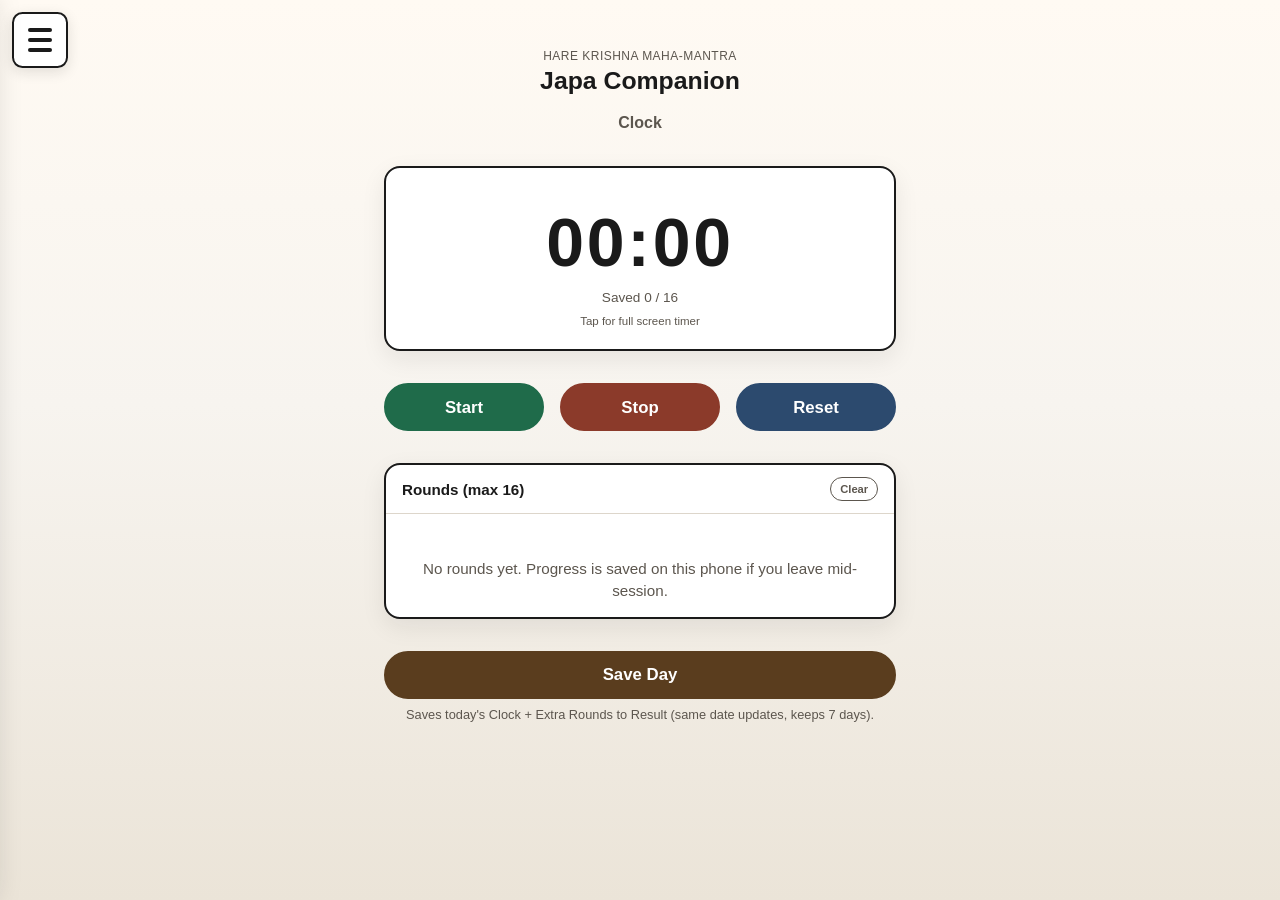
<file: index.html>
<!DOCTYPE html>
<html lang="en">
  <head>
    <meta charset="UTF-8" />
    <meta
      name="viewport"
      content="width=device-width, initial-scale=1, maximum-scale=1, user-scalable=no, viewport-fit=cover"
    />
    <meta
      name="description"
      content="Japa stopwatch and inspirational readings for Hare Krishna maha-mantra chanting"
    />
    <title>Japa Companion</title>
    <link rel="stylesheet" href="css/base.css?v=4" />
    <link rel="stylesheet" href="css/layout.css?v=5" />
    <link rel="stylesheet" href="css/components.css?v=3" />
    <link rel="stylesheet" href="css/tabs.css?v=5" />
    <link rel="stylesheet" href="css/boxes.css?v=3" />
    <link rel="stylesheet" href="css/read.css?v=5" />
    <link rel="stylesheet" href="css/photos.css?v=3" />
    <link rel="stylesheet" href="css/results.css?v=7" />
    <link rel="stylesheet" href="css/book-reading.css?v=4" />
    <link rel="stylesheet" href="css/hearing.css?v=4" />
    <link rel="stylesheet" href="css/personalities.css?v=1" />
    <link rel="stylesheet" href="css/digital-counter.css?v=2" />
    <link rel="stylesheet" href="css/todo.css?v=4" />
    <link rel="stylesheet" href="css/progress.css?v=1" />
    <link rel="stylesheet" href="css/expense.css?v=1" />
    <link rel="stylesheet" href="css/health.css?v=1" />
    <link rel="stylesheet" href="css/skill.css?v=1" />
    <link rel="stylesheet" href="css/gift.css?v=1" />
    <link rel="stylesheet" href="css/sloka.css?v=2" />
    <link rel="stylesheet" href="css/prayer.css?v=1" />
    <link rel="stylesheet" href="css/vaishnava-song.css?v=1" />
    <link rel="stylesheet" href="css/financial.css?v=5" />
    <link rel="stylesheet" href="css/financial-education.css?v=1" />
    <link rel="stylesheet" href="css/finance-calculators.css?v=1" />
  </head>
  <body>
    <main class="app">
      <header class="app__header">
        <div class="app__topbar">
          <span class="menu-toggle-slot" aria-hidden="true"></span>
          <button
            type="button"
            id="menu-toggle"
            class="menu-toggle"
            aria-label="Open menu"
            aria-controls="app-menu"
            aria-expanded="false"
          >
            <span class="menu-toggle__bar" aria-hidden="true"></span>
            <span class="menu-toggle__bar" aria-hidden="true"></span>
            <span class="menu-toggle__bar" aria-hidden="true"></span>
          </button>
          <div class="app__brand">
            <p class="app__mantra">Hare Krishna Maha-Mantra</p>
            <h1 class="app__title">Japa Companion</h1>
          </div>
        </div>
        <p id="section-label" class="app__section-label">Clock</p>
      </header>

      <section
        id="panel-digital"
        class="tab-panel"
        role="tabpanel"
        aria-labelledby="tab-digital"
        hidden
      >
        <div class="digital-counter">
          <div class="digital-bead-wrap">
            <button
              type="button"
              id="digital-bead"
              class="digital-bead"
              aria-label="Count one mantra bead"
            >
              <span id="digital-bead-value" class="digital-bead__value">0</span>
            </button>
          </div>

          <section
            id="digital-timer-panel"
            class="digital-timer-panel is-tappable"
            aria-label="Digital counter timer. Tap to open full screen."
            tabindex="0"
          >
            <div
              id="digital-timer-display"
              class="digital-timer-display"
              role="timer"
              aria-live="polite"
              aria-atomic="true"
            >
              00:00
            </div>
            <p
              id="digital-round-progress"
              class="digital-round-progress"
              aria-live="polite"
            >
              0 / 16 complete
            </p>
            <p class="digital-timer-panel__tap-hint">Tap for full screen</p>
          </section>

          <p class="digital-help">
            Tap the circle for each mantra (108 = 1 round). Timer starts on
            first tap or Start.
          </p>

          <section class="controls" aria-label="Digital counter controls">
            <button
              type="button"
              id="btn-digital-start"
              class="btn btn--start"
              aria-label="Start digital counter timer"
            >
              Start
            </button>
            <button
              type="button"
              id="btn-digital-stop"
              class="btn btn--stop"
              aria-label="Pause digital counter timer"
            >
              Stop
            </button>
            <button
              type="button"
              id="btn-digital-reset"
              class="btn btn--reset"
              aria-label="Reset bead count and timer"
            >
              Reset
            </button>
          </section>

          <section
            class="rounds-panel"
            aria-label="Digital counter rounds"
          >
            <div class="rounds-panel__top">
              <h2 class="rounds-panel__heading">Rounds (max 16)</h2>
              <button
                type="button"
                id="btn-digital-clear"
                class="btn-clear-session"
                aria-label="Clear digital counter session"
              >
                Clear
              </button>
            </div>
            <ul id="digital-rounds-list" class="rounds-list"></ul>
            <p id="digital-rounds-empty" class="rounds-empty">
              No rounds yet. Complete 108 taps to save a round.
            </p>
          </section>

          <button
            type="button"
            id="btn-digital-save-day"
            class="btn btn--save-day"
            aria-label="Save digital counter rounds to Result"
          >
            Save Day
          </button>
        </div>
      </section>

      <section
        id="panel-clock"
        class="tab-panel is-active"
        role="tabpanel"
        aria-labelledby="tab-clock"
      >
        <section
          id="timer-panel"
          class="timer-panel is-tappable"
          aria-label="Stopwatch. Tap to open full screen timer."
          tabindex="0"
        >
          <div
            id="timer-display"
            class="timer-display"
            role="timer"
            aria-live="polite"
            aria-atomic="true"
          >
            00:00
          </div>
          <p id="round-progress" class="round-progress" aria-live="polite">
            Saved 0 / 16
          </p>
          <p class="timer-panel__tap-hint">Tap for full screen timer</p>
        </section>

        <section class="controls" aria-label="Timer controls">
          <button
            type="button"
            id="btn-start"
            class="btn btn--start"
            aria-label="Start stopwatch"
          >
            Start
          </button>
          <button
            type="button"
            id="btn-stop"
            class="btn btn--stop"
            aria-label="Stop stopwatch"
          >
            Stop
          </button>
          <button
            type="button"
            id="btn-reset"
            class="btn btn--reset"
            aria-label="Save round and start next round"
          >
            Reset
          </button>
        </section>

        <section
          id="rounds-panel"
          class="rounds-panel is-tappable"
          aria-label="Chanting rounds. Tap to open full screen timer."
          tabindex="0"
        >
          <div class="rounds-panel__top">
            <h2 class="rounds-panel__heading">Rounds (max 16)</h2>
            <button
              type="button"
              id="btn-clear-session"
              class="btn-clear-session"
              aria-label="Clear saved session and start fresh"
            >
              Clear
            </button>
          </div>
          <ul id="rounds-list" class="rounds-list"></ul>
          <p id="rounds-empty" class="rounds-empty">
            No rounds yet. Progress is saved on this phone if you leave
            mid-session.
          </p>
        </section>

        <div class="clock-save-wrap">
          <button
            type="button"
            id="btn-save-day"
            class="btn btn--save-day"
            aria-label="Save today's rounds to Result tab"
          >
            Save Day
          </button>
          <p class="clock-save-note">
            Saves today's Clock + Extra Rounds to Result (same date updates, keeps
            7 days).
          </p>
        </div>
      </section>

      <section
        id="panel-extra"
        class="tab-panel"
        role="tabpanel"
        aria-labelledby="tab-extra"
        hidden
      >
        <section
          id="extra-timer-panel"
          class="timer-panel is-tappable"
          aria-label="Extra rounds stopwatch. Tap for full screen."
          tabindex="0"
        >
          <div
            id="extra-timer-display"
            class="timer-display"
            role="timer"
            aria-live="polite"
            aria-atomic="true"
          >
            00:00
          </div>
          <p id="extra-round-progress" class="round-progress" aria-live="polite">
            Extra rounds: 0
          </p>
          <p class="timer-panel__tap-hint">Tap for full screen · from Round 17+</p>
        </section>

        <section class="controls" aria-label="Extra timer controls">
          <button
            type="button"
            id="btn-extra-start"
            class="btn btn--start"
            aria-label="Start extra stopwatch"
          >
            Start
          </button>
          <button
            type="button"
            id="btn-extra-stop"
            class="btn btn--stop"
            aria-label="Stop extra stopwatch"
          >
            Stop
          </button>
          <button
            type="button"
            id="btn-extra-reset"
            class="btn btn--reset"
            aria-label="Save extra round and start next"
          >
            Reset
          </button>
        </section>

        <section
          id="extra-rounds-panel"
          class="rounds-panel is-tappable"
          aria-label="Extra rounds list. Tap for full screen timer."
          tabindex="0"
        >
          <div class="rounds-panel__top">
            <h2 class="rounds-panel__heading">Extra rounds (17+)</h2>
            <button
              type="button"
              id="btn-extra-clear"
              class="btn-clear-session"
              aria-label="Clear extra rounds session"
            >
              Clear
            </button>
          </div>
          <ul id="extra-rounds-list" class="rounds-list"></ul>
          <p id="extra-rounds-empty" class="rounds-empty">
            No extra rounds yet. Use this after finishing 16 on Clock.
          </p>
        </section>

        <div class="clock-save-wrap">
          <button
            type="button"
            id="btn-extra-save-day"
            class="btn btn--save-day"
            aria-label="Save today's Clock and Extra rounds to Result"
          >
            Save Day
          </button>
          <p class="clock-save-note">
            Saves Clock rounds (1–16) and Extra rounds (17+) together for today.
          </p>
        </div>
      </section>

      <section
        id="panel-result"
        class="tab-panel"
        role="tabpanel"
        aria-labelledby="tab-result"
        hidden
      >
        <p class="result-help">
          Last 7 days of saved chanting. Oldest day drops when an 8th day is
          saved.
        </p>
        <div id="result-root" class="result-root"></div>
      </section>

      <section
        id="panel-todo"
        class="tab-panel"
        role="tabpanel"
        aria-labelledby="tab-todo"
        hidden
      >
        <div id="todo-root" class="todo-root"></div>
      </section>

      <section
        id="panel-progress"
        class="tab-panel"
        role="tabpanel"
        aria-labelledby="tab-progress"
        hidden
      >
        <div id="progress-root" class="progress-root"></div>
      </section>

      <section
        id="panel-read"
        class="tab-panel"
        role="tabpanel"
        aria-labelledby="tab-read"
        hidden
      >
        <p class="read-help">Tap a box to read it full screen.</p>
        <div id="read-root" class="read-root"></div>
      </section>

      <section
        id="panel-mm"
        class="tab-panel"
        role="tabpanel"
        aria-labelledby="tab-mm"
        hidden
      >
        <p class="read-help">Tap English or Hindi to chant full screen.</p>
        <div id="mm-root" class="mm-root boxes-grid boxes-grid--mm"></div>
      </section>

      <section
        id="panel-photos"
        class="tab-panel"
        role="tabpanel"
        aria-labelledby="tab-photos"
        hidden
      >
        <p class="photo-help">
          Tap a photo to open. Pinch to zoom, drag to move when zoomed, or
          double-tap / use + −.
        </p>
        <div
          id="photos-root"
          class="photo-root boxes-grid boxes-grid--photos"
        ></div>
      </section>

      <section
        id="panel-books"
        class="tab-panel"
        role="tabpanel"
        aria-labelledby="tab-books"
        hidden
      >
        <div id="books-root" class="books-root"></div>
      </section>

      <section
        id="panel-hearing"
        class="tab-panel"
        role="tabpanel"
        aria-labelledby="tab-hearing"
        hidden
      >
        <div id="hearing-root" class="hearing-root"></div>
      </section>

      <section
        id="panel-expense"
        class="tab-panel"
        role="tabpanel"
        aria-labelledby="tab-expense"
        hidden
      >
        <div id="expense-root" class="expense-root"></div>
      </section>

      <section
        id="panel-personalities"
        class="tab-panel"
        role="tabpanel"
        aria-labelledby="tab-personalities"
        hidden
      >
        <div id="personalities-root" class="personalities-root"></div>
      </section>

      <section
        id="panel-health"
        class="tab-panel"
        role="tabpanel"
        aria-labelledby="tab-health"
        hidden
      >
        <div id="health-root" class="health-root"></div>
      </section>

      <section
        id="panel-skills"
        class="tab-panel"
        role="tabpanel"
        aria-labelledby="tab-skills"
        hidden
      >
        <div id="skills-root" class="skills-root"></div>
      </section>

      <section
        id="panel-gift"
        class="tab-panel"
        role="tabpanel"
        aria-labelledby="tab-gift"
        hidden
      >
        <div id="gift-root" class="gift-root"></div>
      </section>

      <section
        id="panel-slokas"
        class="tab-panel"
        role="tabpanel"
        aria-labelledby="tab-slokas"
        hidden
      >
        <div id="slokas-root" class="slokas-root"></div>
      </section>

      <section
        id="panel-prayer"
        class="tab-panel"
        role="tabpanel"
        aria-labelledby="tab-prayer"
        hidden
      >
        <div id="prayer-root" class="prayer-root"></div>
      </section>

      <section
        id="panel-vaishnava-songs"
        class="tab-panel"
        role="tabpanel"
        aria-labelledby="tab-vaishnava-songs"
        hidden
      >
        <div id="vaishnava-songs-root" class="vaishnava-songs-root"></div>
      </section>

      <section
        id="panel-financial"
        class="tab-panel"
        role="tabpanel"
        aria-labelledby="tab-financial"
        hidden
      >
        <div id="financial-root" class="financial-root"></div>
      </section>
    </main>

    <div id="menu-backdrop" class="menu-backdrop" aria-hidden="true"></div>
    <nav id="app-menu" class="app-menu" aria-label="Main sections">
      <div class="app-menu__head">
        <h2 class="app-menu__title">Menu</h2>
        <button
          type="button"
          id="menu-close"
          class="app-menu__close"
          aria-label="Close menu"
        >
          Close
        </button>
      </div>
      <ul class="app-menu__list" role="tablist">
        <li>
          <button
            type="button"
            class="app-menu__item"
            role="tab"
            id="tab-digital"
            aria-controls="panel-digital"
            aria-selected="false"
            data-tab="digital"
          >
            Digital Counter
          </button>
        </li>
        <li>
          <button
            type="button"
            class="app-menu__item is-active"
            role="tab"
            id="tab-clock"
            aria-controls="panel-clock"
            aria-selected="true"
            data-tab="clock"
          >
            Clock
          </button>
        </li>
        <li>
          <button
            type="button"
            class="app-menu__item"
            role="tab"
            id="tab-extra"
            aria-controls="panel-extra"
            aria-selected="false"
            data-tab="extra"
          >
            Extra Rounds
          </button>
        </li>
        <li>
          <button
            type="button"
            class="app-menu__item"
            role="tab"
            id="tab-photos"
            aria-controls="panel-photos"
            aria-selected="false"
            data-tab="photos"
          >
            Photos
          </button>
        </li>
        <li>
          <button
            type="button"
            class="app-menu__item"
            role="tab"
            id="tab-mm"
            aria-controls="panel-mm"
            aria-selected="false"
            data-tab="mm"
          >
            Hare Krsna MM
          </button>
        </li>
        <li>
          <button
            type="button"
            class="app-menu__item"
            role="tab"
            id="tab-read"
            aria-controls="panel-read"
            aria-selected="false"
            data-tab="read"
          >
            Read this
          </button>
        </li>
        <li>
          <button
            type="button"
            class="app-menu__item"
            role="tab"
            id="tab-result"
            aria-controls="panel-result"
            aria-selected="false"
            data-tab="result"
          >
            Result
          </button>
        </li>
        <li>
          <button
            type="button"
            class="app-menu__item"
            role="tab"
            id="tab-books"
            aria-controls="panel-books"
            aria-selected="false"
            data-tab="books"
          >
            Book Reading
          </button>
        </li>
        <li>
          <button
            type="button"
            class="app-menu__item"
            role="tab"
            id="tab-hearing"
            aria-controls="panel-hearing"
            aria-selected="false"
            data-tab="hearing"
          >
            Hearing
          </button>
        </li>
        <li>
          <button
            type="button"
            class="app-menu__item"
            role="tab"
            id="tab-todo"
            aria-controls="panel-todo"
            aria-selected="false"
            data-tab="todo"
          >
            To Do List
          </button>
        </li>
        <li>
          <button
            type="button"
            class="app-menu__item"
            role="tab"
            id="tab-progress"
            aria-controls="panel-progress"
            aria-selected="false"
            data-tab="progress"
          >
            My Progress
          </button>
        </li>
        <li>
          <button
            type="button"
            class="app-menu__item"
            role="tab"
            id="tab-personalities"
            aria-controls="panel-personalities"
            aria-selected="false"
            data-tab="personalities"
          >
            Personalities
          </button>
        </li>
        <li>
          <button
            type="button"
            class="app-menu__item"
            role="tab"
            id="tab-expense"
            aria-controls="panel-expense"
            aria-selected="false"
            data-tab="expense"
          >
            Expense Manager
          </button>
        </li>
        <li>
          <button
            type="button"
            class="app-menu__item"
            role="tab"
            id="tab-financial"
            aria-controls="panel-financial"
            aria-selected="false"
            data-tab="financial"
          >
            Financial
          </button>
        </li>
        <li>
          <button
            type="button"
            class="app-menu__item"
            role="tab"
            id="tab-health"
            aria-controls="panel-health"
            aria-selected="false"
            data-tab="health"
          >
            Health
          </button>
        </li>
        <li>
          <button
            type="button"
            class="app-menu__item"
            role="tab"
            id="tab-skills"
            aria-controls="panel-skills"
            aria-selected="false"
            data-tab="skills"
          >
            Skills
          </button>
        </li>
        <li>
          <button
            type="button"
            class="app-menu__item"
            role="tab"
            id="tab-gift"
            aria-controls="panel-gift"
            aria-selected="false"
            data-tab="gift"
          >
            Gift
          </button>
        </li>
        <li>
          <button
            type="button"
            class="app-menu__item"
            role="tab"
            id="tab-slokas"
            aria-controls="panel-slokas"
            aria-selected="false"
            data-tab="slokas"
          >
            Slokas
          </button>
        </li>
        <li>
          <button
            type="button"
            class="app-menu__item"
            role="tab"
            id="tab-prayer"
            aria-controls="panel-prayer"
            aria-selected="false"
            data-tab="prayer"
          >
            Prayer
          </button>
        </li>
        <li>
          <button
            type="button"
            class="app-menu__item"
            role="tab"
            id="tab-vaishnava-songs"
            aria-controls="panel-vaishnava-songs"
            aria-selected="false"
            data-tab="vaishnava-songs"
          >
            Vaishnava Songs
          </button>
        </li>
      </ul>
    </nav>

    <div
      id="timer-fullscreen"
      class="timer-fullscreen"
      hidden
      role="dialog"
      aria-modal="true"
      aria-label="Full screen timer"
    >
      <div class="timer-fullscreen__bar">
        <button
          type="button"
          id="timer-fullscreen-close"
          class="timer-fullscreen__close"
          aria-label="Close full screen timer"
        >
          Back
        </button>
      </div>
      <div class="timer-fullscreen__body">
        <div id="timer-fullscreen-display" class="timer-fullscreen__display">
          00:00
        </div>
        <p id="timer-fullscreen-progress" class="timer-fullscreen__progress">
          Saved 0 / 16
        </p>
        <p class="timer-fullscreen__hint">Focus on the holy name</p>
        <div class="timer-fullscreen__controls">
          <button type="button" id="timer-fs-start" class="btn btn--start">
            Start
          </button>
          <button type="button" id="timer-fs-stop" class="btn btn--stop">
            Stop
          </button>
          <button type="button" id="timer-fs-reset" class="btn btn--reset">
            Reset
          </button>
        </div>
      </div>
    </div>

    <div
      id="digital-fullscreen"
      class="digital-fullscreen"
      hidden
      role="dialog"
      aria-modal="true"
      aria-label="Full screen digital counter"
    >
      <div class="digital-fullscreen__bar">
        <button
          type="button"
          id="digital-fullscreen-close"
          class="digital-fullscreen__close"
          aria-label="Close full screen digital counter"
        >
          Back
        </button>
      </div>
      <div class="digital-fullscreen__body">
        <button
          type="button"
          id="digital-fs-bead"
          class="digital-bead digital-fullscreen__bead"
          aria-label="Count one mantra bead"
        >
          <span id="digital-fs-bead-value" class="digital-bead__value">0</span>
        </button>
        <div
          id="digital-fs-timer"
          class="digital-fullscreen__timer"
          role="timer"
          aria-live="polite"
          aria-atomic="true"
        >
          00:00
        </div>
        <p
          id="digital-fs-progress"
          class="digital-fullscreen__progress"
          aria-live="polite"
        >
          0 / 16 complete
        </p>
        <p class="digital-fullscreen__help">
          Tap the circle for each mantra (108 = 1 round). Timer starts on first
          tap or Start.
        </p>
        <div class="digital-fullscreen__controls">
          <button type="button" id="digital-fs-start" class="btn btn--start">
            Start
          </button>
          <button type="button" id="digital-fs-stop" class="btn btn--stop">
            Stop
          </button>
          <button type="button" id="digital-fs-reset" class="btn btn--reset">
            Reset
          </button>
        </div>
      </div>
    </div>

    <div
      id="read-fullscreen"
      class="read-fullscreen"
      hidden
      role="dialog"
      aria-modal="true"
      aria-labelledby="read-fullscreen-title"
    >
      <div class="read-fullscreen__bar">
        <button
          type="button"
          id="read-fullscreen-close"
          class="read-fullscreen__close"
          aria-label="Close full screen reading"
        >
          Back
        </button>
      </div>
      <article class="read-fullscreen__body">
        <h2 id="read-fullscreen-title" class="read-fullscreen__title"></h2>
        <div id="read-fullscreen-content" class="read-fullscreen__content"></div>
      </article>
    </div>

    <div
      id="photo-fullscreen"
      class="photo-fullscreen"
      hidden
      role="dialog"
      aria-modal="true"
      aria-labelledby="photo-fullscreen-title"
    >
      <div class="photo-fullscreen__bar">
        <button
          type="button"
          id="photo-fullscreen-close"
          class="photo-fullscreen__close"
          aria-label="Close photo"
        >
          Back
        </button>
        <h2 id="photo-fullscreen-title" class="photo-fullscreen__title"></h2>
        <span aria-hidden="true" style="width: 4.5rem"></span>
      </div>
      <div class="photo-fullscreen__zoom" aria-label="Zoom controls">
        <button
          type="button"
          id="photo-zoom-out"
          class="photo-zoom-btn"
          aria-label="Zoom out"
        >
          −
        </button>
        <button
          type="button"
          id="photo-zoom-reset"
          class="photo-zoom-btn"
          aria-label="Reset zoom"
        >
          100%
        </button>
        <button
          type="button"
          id="photo-zoom-in"
          class="photo-zoom-btn"
          aria-label="Zoom in"
        >
          +
        </button>
      </div>
      <div id="photo-fullscreen-stage" class="photo-fullscreen__stage">
        <img id="photo-fullscreen-img" class="photo-fullscreen__img" alt="" />
      </div>
    </div>

    <script src="js/format-time.js?v=3"></script>
    <script src="js/date-utils.js?v=5"></script>
    <script src="js/stopwatch.js?v=7"></script>
    <script src="js/rounds-list.js?v=3"></script>
    <script src="js/session-store.js?v=6"></script>
    <script src="js/results-store.js?v=3"></script>
    <script src="js/digital-results-store.js?v=1"></script>
    <script src="js/digital-counter-store.js?v=1"></script>
    <script src="js/digital-counter-fullscreen.js?v=1"></script>
    <script src="js/digital-counter-panel.js?v=3"></script>
    <script src="js/quotes-data.js?v=4"></script>
    <script src="js/mantra-data.js?v=3"></script>
    <script src="js/photos-data.js?v=4"></script>
    <script src="js/read-viewer.js?v=3"></script>
    <script src="js/read-panel.js?v=4"></script>
    <script src="js/mantra-panel.js?v=3"></script>
    <script src="js/photo-viewer.js?v=3"></script>
    <script src="js/photos-panel.js?v=3"></script>
    <script src="js/book-reading-store.js?v=5"></script>
    <script src="js/book-reading-panel.js?v=4"></script>
    <script src="js/hearing-store.js?v=5"></script>
    <script src="js/hearing-panel.js?v=4"></script>
    <script src="js/personalities-store.js?v=1"></script>
    <script src="js/personalities-panel.js?v=1"></script>
    <script src="js/todo-store.js?v=3"></script>
    <script src="js/todo-panel.js?v=4"></script>
    <script src="js/progress-store.js?v=1"></script>
    <script src="js/progress-panel.js?v=3"></script>
    <script src="js/expense-store.js?v=1"></script>
    <script src="js/expense-panel.js?v=1"></script>
    <script src="js/health-store.js?v=1"></script>
    <script src="js/health-panel.js?v=1"></script>
    <script src="js/skill-store.js?v=1"></script>
    <script src="js/skill-panel.js?v=1"></script>
    <script src="js/gift-store.js?v=1"></script>
    <script src="js/gift-panel.js?v=1"></script>
    <script src="js/sloka-store.js?v=2"></script>
    <script src="js/sloka-panel.js?v=2"></script>
    <script src="js/prayer-store.js?v=1"></script>
    <script src="js/prayer-panel.js?v=1"></script>
    <script src="js/vaishnava-song-store.js?v=1"></script>
    <script src="js/vaishnava-song-panel.js?v=1"></script>
    <script src="js/financial-store.js?v=1"></script>
    <script src="js/finance-calculators/core.js?v=1"></script>
    <script src="js/finance-calculators/investment-growth.js?v=1"></script>
    <script src="js/finance-calculators/sip-mutual-funds.js?v=1"></script>
    <script src="js/finance-calculators/loans.js?v=1"></script>
    <script src="js/finance-calculators/inflation.js?v=1"></script>
    <script src="js/finance-calculators/retirement.js?v=1"></script>
    <script src="js/finance-calculators/personal-finance.js?v=1"></script>
    <script src="js/finance-calculators/stocks.js?v=1"></script>
    <script src="js/finance-calculators/property.js?v=1"></script>
    <script src="js/finance-calculators/panel.js?v=1"></script>
    <script src="js/financial-education/core.js?v=1"></script>
    <script src="js/financial-education/store.js?v=1"></script>
    <script src="js/financial-education/topics-protection.js?v=1"></script>
    <script src="js/financial-education/topics-borrowing.js?v=1"></script>
    <script src="js/financial-education/topics-investing.js?v=1"></script>
    <script src="js/financial-education/topics-spending.js?v=1"></script>
    <script src="js/financial-education/topics-planning.js?v=1"></script>
    <script src="js/financial-education/panel.js?v=1"></script>
    <script src="js/financial-panel.js?v=7"></script>
    <script src="js/results-panel.js?v=7"></script>
    <script src="js/timer-fullscreen.js?v=3"></script>
    <script src="js/tabs.js?v=18"></script>
    <script src="js/app.js?v=17"></script>
  </body>
</html>
</file>
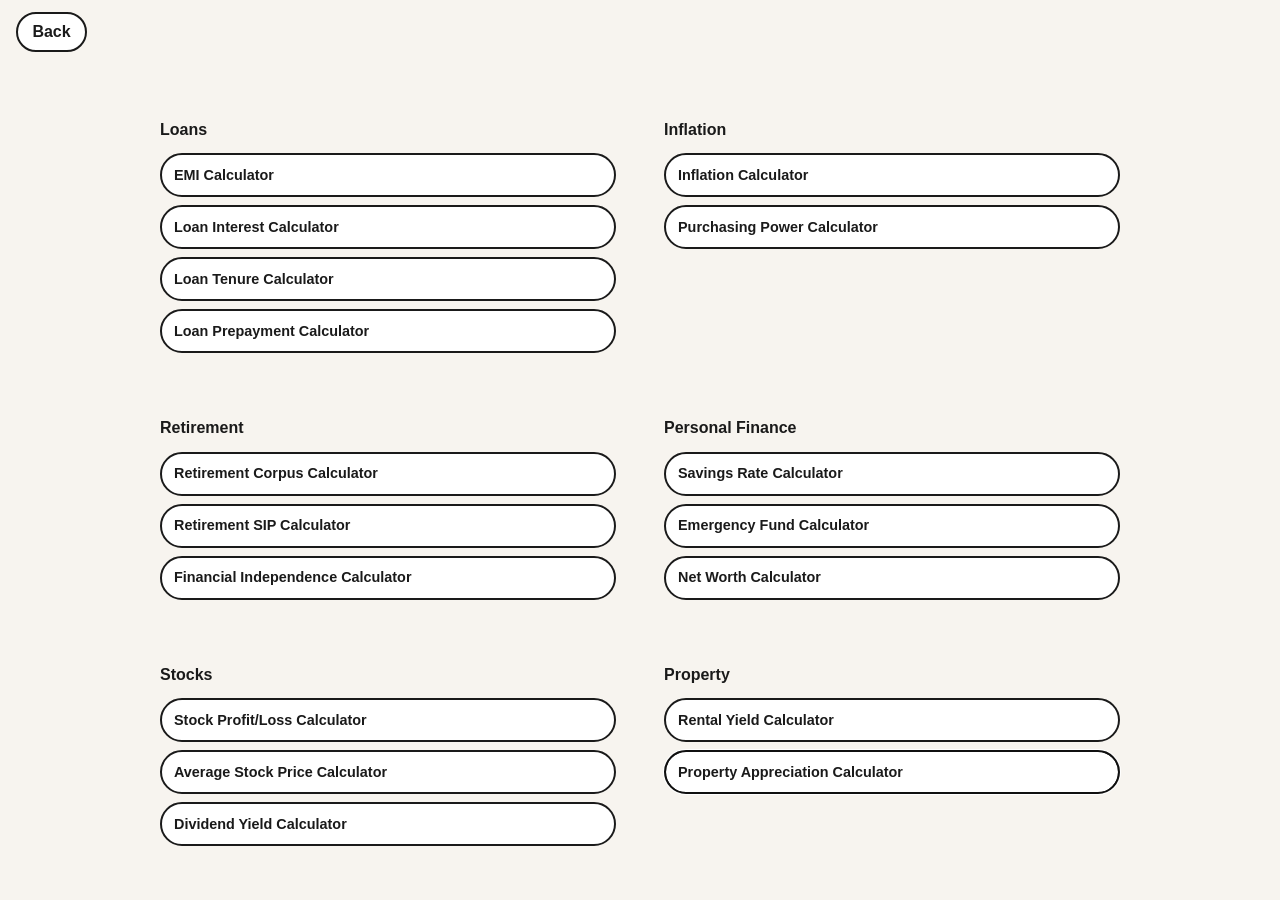
<file: tests/finance-calculators/index.html>
<!doctype html>
<html lang="en">
  <head>
    <meta charset="UTF-8" />
    <meta name="viewport" content="width=device-width, initial-scale=1" />
    <title>Finance Calculator Tests</title>
    <link rel="stylesheet" href="../../css/base.css" />
    <link rel="stylesheet" href="../../css/components.css" />
    <link rel="stylesheet" href="../../css/results.css" />
    <link rel="stylesheet" href="../../css/financial.css" />
    <link rel="stylesheet" href="../../css/finance-calculators.css" />
    <script>
      window.__financeTestErrors = [];
      window.addEventListener("error", function (event) {
        window.__financeTestErrors.push(event.message);
      });
    </script>
  </head>
  <body>
    <main>
      <div id="financial-root"></div>
      <pre id="test-output">WAITING</pre>
    </main>

    <script src="../../js/format-time.js"></script>
    <script src="../../js/date-utils.js"></script>
    <script src="../../js/financial-store.js"></script>
    <script src="../../js/finance-calculators/core.js"></script>
    <script src="../../js/finance-calculators/investment-growth.js"></script>
    <script src="../../js/finance-calculators/sip-mutual-funds.js"></script>
    <script src="../../js/finance-calculators/loans.js"></script>
    <script src="../../js/finance-calculators/inflation.js"></script>
    <script src="../../js/finance-calculators/retirement.js"></script>
    <script src="../../js/finance-calculators/personal-finance.js"></script>
    <script src="../../js/finance-calculators/stocks.js"></script>
    <script src="../../js/finance-calculators/property.js"></script>
    <script src="../../js/finance-calculators/panel.js"></script>
    <script src="../../js/financial-panel.js"></script>
    <script src="test-runner.js"></script>
    <script src="calculator-tests.js"></script>
  </body>
</html>
</file>
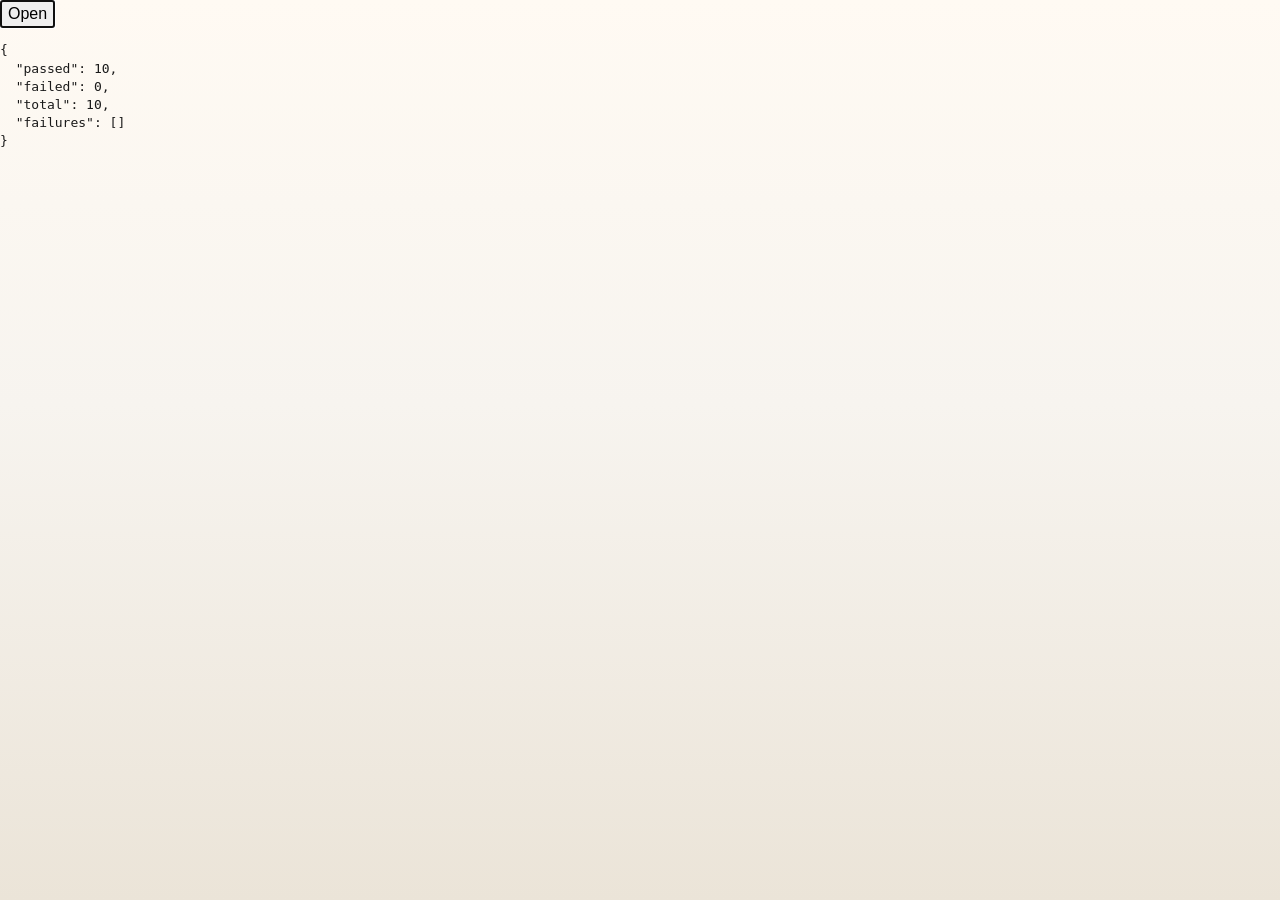
<file: tests/financial-education/index.html>
<!doctype html>
<html lang="en">
  <head>
    <meta charset="UTF-8" />
    <meta name="viewport" content="width=device-width, initial-scale=1" />
    <title>Financial Education Tests</title>
    <link rel="stylesheet" href="../../css/base.css" />
    <link rel="stylesheet" href="../../css/components.css" />
    <link rel="stylesheet" href="../../css/financial.css" />
    <link rel="stylesheet" href="../../css/financial-education.css" />
    <script>
      window.__educationTestErrors = [];
      window.addEventListener("error", function (event) {
        window.__educationTestErrors.push(event.message);
      });
    </script>
  </head>
  <body>
    <main>
      <button id="open-trigger" type="button">Open</button>
      <pre id="test-output">WAITING</pre>
    </main>

    <script src="../../js/financial-education/core.js"></script>
    <script src="../../js/financial-education/store.js"></script>
    <script src="../../js/financial-education/topics-protection.js"></script>
    <script src="../../js/financial-education/topics-borrowing.js"></script>
    <script src="../../js/financial-education/topics-investing.js"></script>
    <script src="../../js/financial-education/topics-spending.js"></script>
    <script src="../../js/financial-education/topics-planning.js"></script>
    <script src="../../js/financial-education/panel.js"></script>
    <script>
      window.JapaFinancialStore = {
        load: function () { return []; },
        save: function (items) { return items; },
        createId: function () { return "test-id"; }
      };
      window.JapaFinanceCalculatorPanel = {
        renderCatalog: function () {}
      };
      window.JapaTime = {
        daysUntil: function () { return 0; },
        parseDateKey: function () { return new Date(); },
        formatDayMonthYear: function (value) { return value; }
      };
    </script>
    <script src="../../js/financial-panel.js"></script>
    <script src="../finance-calculators/test-runner.js"></script>
    <script src="education-tests.js"></script>
  </body>
</html>
</file>
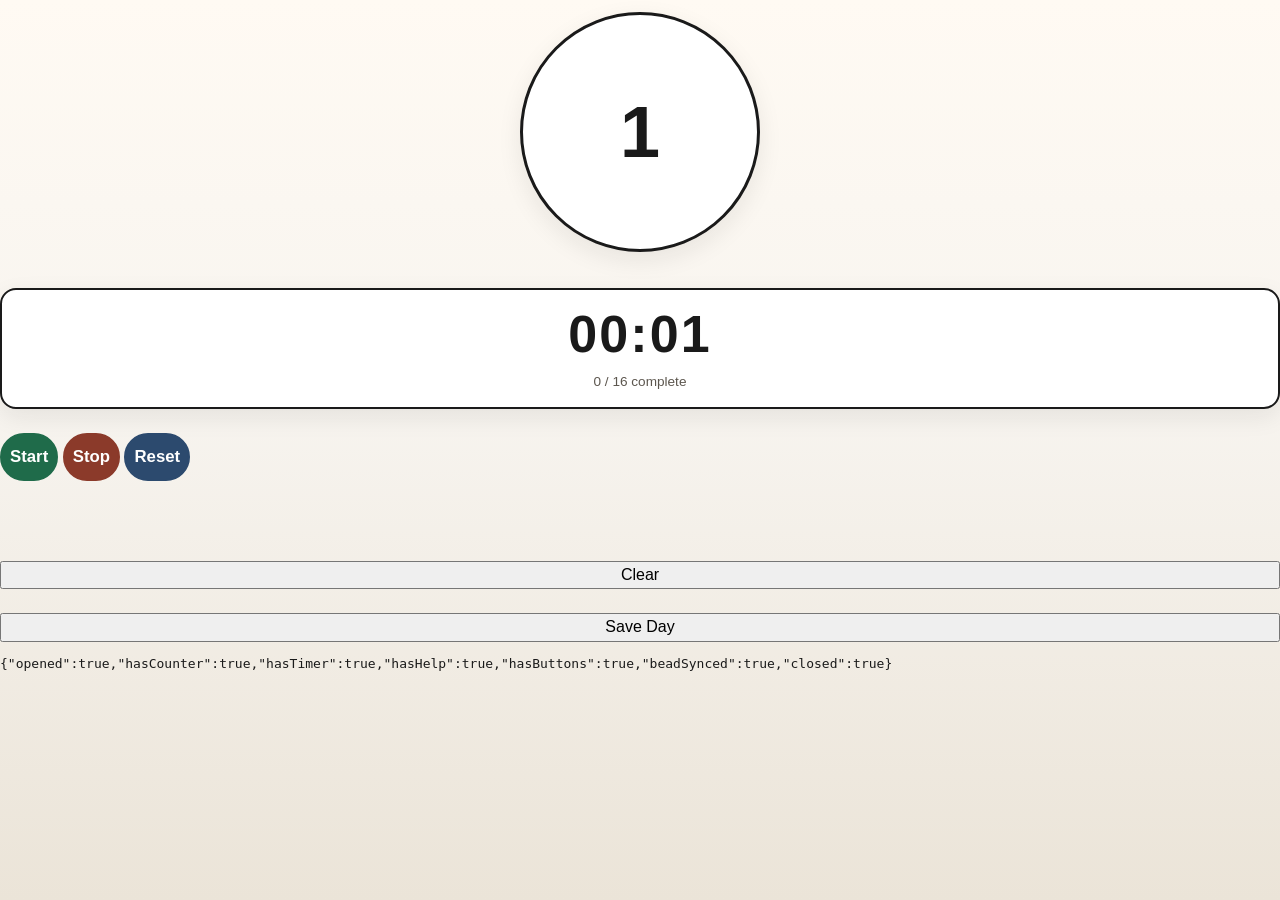
<file: tests/digital-fullscreen-smoke.html>
<!doctype html>
<html lang="en">
  <head>
    <meta charset="UTF-8" />
    <title>Digital Fullscreen Smoke</title>
    <link rel="stylesheet" href="../css/base.css" />
    <link rel="stylesheet" href="../css/components.css" />
    <link rel="stylesheet" href="../css/results.css" />
    <link rel="stylesheet" href="../css/digital-counter.css" />
  </head>
  <body>
    <div id="panel-digital">
      <div class="digital-counter">
        <div class="digital-bead-wrap">
          <button type="button" id="digital-bead" class="digital-bead">
            <span id="digital-bead-value" class="digital-bead__value">0</span>
          </button>
        </div>
        <section
          id="digital-timer-panel"
          class="digital-timer-panel is-tappable"
          tabindex="0"
        >
          <div id="digital-timer-display" class="digital-timer-display">00:00</div>
          <p id="digital-round-progress" class="digital-round-progress">
            0 / 16 complete
          </p>
        </section>
        <section class="controls">
          <button type="button" id="btn-digital-start" class="btn btn--start">
            Start
          </button>
          <button type="button" id="btn-digital-stop" class="btn btn--stop">
            Stop
          </button>
          <button type="button" id="btn-digital-reset" class="btn btn--reset">
            Reset
          </button>
        </section>
        <section class="rounds-panel">
          <ul id="digital-rounds-list" class="rounds-list"></ul>
          <p id="digital-rounds-empty" class="rounds-empty"></p>
        </section>
        <button type="button" id="btn-digital-clear">Clear</button>
        <button type="button" id="btn-digital-save-day">Save Day</button>
      </div>
    </div>

    <div id="digital-fullscreen" class="digital-fullscreen" hidden>
      <div class="digital-fullscreen__bar">
        <button type="button" id="digital-fullscreen-close">Back</button>
      </div>
      <div class="digital-fullscreen__body">
        <button type="button" id="digital-fs-bead" class="digital-bead">
          <span id="digital-fs-bead-value" class="digital-bead__value">0</span>
        </button>
        <div id="digital-fs-timer" class="digital-fullscreen__timer">00:00</div>
        <p id="digital-fs-progress" class="digital-fullscreen__progress">
          0 / 16 complete
        </p>
        <p class="digital-fullscreen__help">
          Tap the circle for each mantra (108 = 1 round). Timer starts on first
          tap or Start.
        </p>
        <div class="digital-fullscreen__controls">
          <button type="button" id="digital-fs-start" class="btn btn--start">
            Start
          </button>
          <button type="button" id="digital-fs-stop" class="btn btn--stop">
            Stop
          </button>
          <button type="button" id="digital-fs-reset" class="btn btn--reset">
            Reset
          </button>
        </div>
      </div>
    </div>

    <pre id="out">WAITING</pre>

    <script src="../js/format-time.js"></script>
    <script src="../js/date-utils.js"></script>
    <script src="../js/stopwatch.js"></script>
    <script src="../js/rounds-list.js"></script>
    <script src="../js/digital-results-store.js"></script>
    <script src="../js/digital-counter-store.js"></script>
    <script src="../js/digital-counter-fullscreen.js"></script>
    <script src="../js/digital-counter-panel.js"></script>
    <script>
      window.addEventListener("load", function () {
        localStorage.removeItem("japa-digital-counter-session-v1");
        window.JapaDigitalCounterPanel.render(
          document.getElementById("panel-digital")
        );

        document.getElementById("digital-timer-panel").click();
        const opened = window.JapaDigitalCounterFullscreen.isOpen();
        const hasCounter = !!document.getElementById("digital-fs-bead");
        const hasTimer = !!document.getElementById("digital-fs-timer");
        const hasHelp = document
          .querySelector(".digital-fullscreen__help")
          .textContent.indexOf("108 = 1 round") !== -1;
        const hasButtons =
          !!document.getElementById("digital-fs-start") &&
          !!document.getElementById("digital-fs-stop") &&
          !!document.getElementById("digital-fs-reset");

        document.getElementById("digital-fs-bead").click();
        const beadSynced =
          document.getElementById("digital-fs-bead-value").textContent ===
            "1" &&
          document.getElementById("digital-bead-value").textContent === "1";

        document.getElementById("digital-fullscreen-close").click();
        const closed = !window.JapaDigitalCounterFullscreen.isOpen();

        const passed =
          opened && hasCounter && hasTimer && hasHelp && hasButtons && beadSynced && closed;
        document.title = passed ? "PASS" : "FAIL";
        document.getElementById("out").textContent = JSON.stringify({
          opened: opened,
          hasCounter: hasCounter,
          hasTimer: hasTimer,
          hasHelp: hasHelp,
          hasButtons: hasButtons,
          beadSynced: beadSynced,
          closed: closed,
        });
      });
    </script>
  </body>
</html>
</file>
<file: css/base.css>
*,
*::before,
*::after {
  box-sizing: border-box;
}

:root {
  --color-page: #f7f4ef;
  --color-ink: #1a1a1a;
  --color-muted: #5c564e;
  --color-surface: #ffffff;
  --color-border: #1a1a1a;
  --color-start: #1f6b4a;
  --color-stop: #8b3a2a;
  --color-reset: #2c4a6e;
  --color-delete: #8b3a2a;
  --color-finance-action: #b7e4c7;
  --color-finance-action-ink: #173d2a;
  --color-finance-action-border: #2d6a4f;
  --shadow-soft: 0 8px 24px rgba(26, 26, 26, 0.08);
  --radius-panel: 1rem;
  --radius-btn: 999px;
  --space-xs: 0.5rem;
  --space-sm: 0.75rem;
  --space-md: 1rem;
  --space-lg: 1.5rem;
  --space-xl: 2rem;
  --font-display: "Segoe UI", "Helvetica Neue", sans-serif;
  --font-body: "Segoe UI", "Helvetica Neue", sans-serif;
  --touch-min: 2.75rem;
}

html {
  -webkit-text-size-adjust: 100%;
}

body {
  margin: 0;
  min-height: 100dvh;
  font-family: var(--font-body);
  color: var(--color-ink);
  background:
    linear-gradient(180deg, #fffaf3 0%, var(--color-page) 45%, #ebe4d8 100%);
  line-height: 1.4;
}

button {
  font: inherit;
  cursor: pointer;
}

ul {
  margin: 0;
  padding: 0;
  list-style: none;
}

h1,
h2,
p,
blockquote,
cite,
ol,
li {
  margin: 0;
}
</file>
<file: css/layout.css>
.app {
  width: min(100%, 28rem);
  margin: 0 auto;
  padding:
    max(var(--space-md), env(safe-area-inset-top))
    max(var(--space-md), env(safe-area-inset-right))
    max(var(--space-lg), env(safe-area-inset-bottom))
    max(var(--space-md), env(safe-area-inset-left));
  display: flex;
  flex-direction: column;
  gap: var(--space-lg);
  min-height: 100dvh;
}

.app__header {
  padding-top: var(--space-sm);
}

.app__topbar {
  position: relative;
  display: flex;
  align-items: center;
  justify-content: center;
  min-height: 3.5rem;
}

.app__brand {
  width: 100%;
  text-align: center;
}

.app__mantra {
  font-size: 0.75rem;
  letter-spacing: 0.04em;
  color: var(--color-muted);
  text-transform: uppercase;
}

.app__title {
  margin-top: 0.15rem;
  font-family: var(--font-display);
  font-size: clamp(1.2rem, 4.2vw, 1.55rem);
  font-weight: 700;
  line-height: 1.15;
}

.controls {
  display: grid;
  grid-template-columns: repeat(3, 1fr);
  gap: var(--space-sm);
}

.rounds-panel {
  flex: 0 0 auto;
  display: flex;
  flex-direction: column;
  background: var(--color-surface);
  border: 2px solid var(--color-border);
  border-radius: var(--radius-panel);
  box-shadow: var(--shadow-soft);
}

.rounds-panel__top {
  display: flex;
  align-items: center;
  justify-content: space-between;
  gap: var(--space-sm);
  padding: var(--space-sm) var(--space-md);
  border-bottom: 1px solid #ddd6cb;
}

.rounds-panel__heading {
  font-size: 0.95rem;
  font-weight: 650;
}

.rounds-list {
  padding: var(--space-sm) var(--space-md) var(--space-md);
}

@media (min-width: 48rem) {
  .app {
    width: min(100%, 34rem);
    padding-top: var(--space-xl);
    gap: var(--space-xl);
  }

  .controls {
    gap: var(--space-md);
  }
}
</file>
<file: css/components.css>
.timer-panel {
  background: var(--color-surface);
  border: 2px solid var(--color-border);
  border-radius: var(--radius-panel);
  box-shadow: var(--shadow-soft);
  padding: clamp(1.5rem, 6vw, 2.5rem) var(--space-md) 1.25rem;
  text-align: center;
}

.timer-display {
  font-family: var(--font-display);
  font-size: clamp(2.75rem, 14vw, 4.25rem);
  font-weight: 700;
  font-variant-numeric: tabular-nums;
  letter-spacing: 0.04em;
  line-height: 1;
}

.round-progress {
  margin-top: var(--space-sm);
  font-size: 0.85rem;
  color: var(--color-muted);
}

.btn {
  min-height: var(--touch-min);
  padding: 0.65rem 0.5rem;
  border: 2px solid var(--color-border);
  border-radius: var(--radius-btn);
  background: var(--color-surface);
  color: var(--color-ink);
  font-weight: 650;
  font-size: clamp(0.95rem, 3.5vw, 1.05rem);
  transition:
    transform 0.12s ease,
    background-color 0.12s ease,
    color 0.12s ease;
  -webkit-tap-highlight-color: transparent;
  touch-action: manipulation;
  user-select: none;
}

.btn:active {
  transform: scale(0.97);
}

.btn--start {
  background: var(--color-start);
  border-color: var(--color-start);
  color: #fff;
}

.btn--stop {
  background: var(--color-stop);
  border-color: var(--color-stop);
  color: #fff;
}

.btn--reset {
  background: var(--color-reset);
  border-color: var(--color-reset);
  color: #fff;
}

.btn:disabled {
  opacity: 0.45;
  cursor: not-allowed;
  transform: none;
}

.btn-clear-session {
  flex-shrink: 0;
  min-height: 1.5rem;
  padding: 0.2rem 0.55rem;
  border: 1px solid var(--color-muted);
  border-radius: 999px;
  background: transparent;
  color: var(--color-muted);
  font-size: 0.7rem;
  font-weight: 650;
  -webkit-tap-highlight-color: transparent;
  touch-action: manipulation;
}

.btn-clear-session:active {
  background: var(--color-muted);
  color: #fff;
}

.rounds-empty {
  padding: var(--space-md);
  color: var(--color-muted);
  font-size: 0.95rem;
  text-align: center;
}

.rounds-empty[hidden] {
  display: none;
}

.round-item {
  display: flex;
  align-items: center;
  justify-content: space-between;
  gap: var(--space-sm);
  padding: 0.55rem 0;
  border-bottom: 1px solid #ece6dc;
  font-size: clamp(0.95rem, 3.4vw, 1.05rem);
  font-variant-numeric: tabular-nums;
}

.round-item:last-child {
  border-bottom: none;
}

.round-item__text {
  flex: 1;
  min-width: 0;
  word-break: break-word;
}

.round-item__delete {
  flex-shrink: 0;
  width: 2.25rem;
  height: 2.25rem;
  display: inline-flex;
  align-items: center;
  justify-content: center;
  border: 2px solid var(--color-delete);
  border-radius: 50%;
  background: transparent;
  color: var(--color-delete);
  font-weight: 700;
  font-size: 0.95rem;
  line-height: 1;
  -webkit-tap-highlight-color: transparent;
  touch-action: manipulation;
}

.round-item__delete:active {
  background: var(--color-delete);
  color: #fff;
}
</file>
<file: css/tabs.css>
.tab-panel {
  display: none;
  flex-direction: column;
  gap: var(--space-lg);
}

.tab-panel.is-active {
  display: flex;
}

.app__topbar {
  position: relative;
  display: flex;
  align-items: center;
  justify-content: center;
  min-height: 3.5rem;
}

.app__brand {
  width: 100%;
  text-align: center;
}

.menu-toggle-slot {
  position: absolute;
  left: 0;
  top: 50%;
  transform: translateY(-50%);
  width: 3.5rem;
  height: 3.5rem;
  pointer-events: none;
}

.menu-toggle {
  position: fixed;
  top: max(0.75rem, env(safe-area-inset-top));
  left: max(0.75rem, env(safe-area-inset-left));
  z-index: 50;
  width: 3.5rem;
  height: 3.5rem;
  min-width: 3.5rem;
  min-height: 3.5rem;
  display: inline-flex;
  flex-direction: column;
  align-items: center;
  justify-content: center;
  gap: 0.4rem;
  border: 2px solid var(--color-border);
  border-radius: 0.65rem;
  background: var(--color-surface);
  box-shadow: 0 4px 14px rgba(26, 26, 26, 0.12);
  padding: 0;
  cursor: pointer;
  -webkit-tap-highlight-color: transparent;
  touch-action: manipulation;
}

.menu-toggle__bar {
  display: block;
  width: 1.55rem;
  height: 3.5px;
  background: var(--color-ink);
  border-radius: 999px;
}

.app__section-label {
  margin-top: var(--space-sm);
  text-align: center;
  font-size: 1rem;
  font-weight: 700;
  color: var(--color-muted);
}

.menu-backdrop {
  position: fixed;
  inset: 0;
  z-index: 200;
  background: rgba(26, 26, 26, 0.5);
  opacity: 0;
  visibility: hidden;
  pointer-events: none;
  transition: opacity 0.18s ease, visibility 0.18s ease;
}

.menu-backdrop.is-open {
  opacity: 1;
  visibility: visible;
  pointer-events: auto;
}

.app-menu {
  position: fixed;
  top: 0;
  left: 0;
  z-index: 210;
  width: min(20rem, 88vw);
  height: 100%;
  height: 100dvh;
  display: flex;
  flex-direction: column;
  gap: var(--space-sm);
  padding:
    max(1rem, env(safe-area-inset-top))
    1rem
    max(1rem, env(safe-area-inset-bottom));
  background: #fffaf3;
  border-right: 2px solid var(--color-border);
  box-shadow: 8px 0 28px rgba(26, 26, 26, 0.18);
  overflow-y: auto;
  -webkit-overflow-scrolling: touch;
  transform: translateX(-105%);
  transition: transform 0.2s ease;
  pointer-events: none;
}

.app-menu.is-open {
  transform: translateX(0);
  pointer-events: auto;
}

.app-menu__head {
  display: flex;
  align-items: center;
  justify-content: space-between;
  gap: var(--space-sm);
  margin-bottom: var(--space-xs);
}

.app-menu__title {
  font-size: 1.25rem;
  font-weight: 700;
}

.app-menu__close {
  min-height: 2.5rem;
  padding: 0.4rem 0.9rem;
  border: 2px solid var(--color-border);
  border-radius: var(--radius-btn);
  background: var(--color-surface);
  color: var(--color-ink);
  font-weight: 700;
  font-size: 0.9rem;
  -webkit-tap-highlight-color: transparent;
  touch-action: manipulation;
}

.app-menu__list {
  list-style: none;
  margin: 0;
  padding: 0;
  display: flex;
  flex-direction: column;
  gap: 0.5rem;
}

.app-menu__item {
  width: 100%;
  min-height: 3rem;
  padding: 0.75rem 0.9rem;
  border: 2px solid var(--color-border);
  border-radius: 0.65rem;
  background: var(--color-surface);
  color: var(--color-ink);
  font-weight: 700;
  font-size: 1rem;
  text-align: left;
  -webkit-tap-highlight-color: transparent;
  touch-action: manipulation;
}

.app-menu__item.is-active {
  background: var(--color-ink);
  border-color: var(--color-ink);
  color: #fff;
}

body.is-menu-open {
  overflow: hidden;
}

@media (min-width: 48rem) {
  .tab-panel.is-active {
    gap: var(--space-xl);
  }
}
</file>
<file: css/boxes.css>
.boxes-grid {
  display: grid;
  grid-template-columns: minmax(0, 1fr);
  gap: var(--space-sm);
  width: 100%;
}

.boxes-grid--mm {
  grid-template-columns: minmax(0, 1fr);
}

.read-tile {
  display: flex;
  flex-direction: column;
  justify-content: space-between;
  gap: 0.45rem;
  min-height: 9rem;
  min-width: 0;
  max-width: 100%;
  padding: var(--space-sm) 0.85rem;
  overflow: hidden;
  background: var(--color-surface);
  border: 2px solid var(--color-border);
  border-radius: 0.35rem;
  text-align: left;
  cursor: pointer;
  -webkit-tap-highlight-color: transparent;
  touch-action: manipulation;
  font: inherit;
  color: inherit;
}

.read-tile:active {
  background: #f3eee4;
}

.read-tile__eyebrow,
.read-tile__title,
.read-tile__preview,
.read-tile__open {
  min-width: 0;
  max-width: 100%;
  overflow-wrap: anywhere;
  word-break: break-word;
}

.read-tile__eyebrow {
  flex-shrink: 0;
  font-size: 0.68rem;
  font-weight: 700;
  letter-spacing: 0.04em;
  text-transform: uppercase;
  color: var(--color-muted);
}

.read-tile__title {
  flex-shrink: 0;
  font-size: 0.92rem;
  font-weight: 700;
  line-height: 1.25;
  display: -webkit-box;
  -webkit-line-clamp: 2;
  -webkit-box-orient: vertical;
  overflow: hidden;
}

.read-tile__preview {
  flex: 1 1 auto;
  font-size: 0.8rem;
  color: var(--color-muted);
  line-height: 1.35;
  display: -webkit-box;
  -webkit-line-clamp: 2;
  -webkit-box-orient: vertical;
  overflow: hidden;
}

.read-tile__open {
  flex-shrink: 0;
  margin-top: auto;
  font-size: 0.72rem;
  font-weight: 700;
  color: var(--color-reset);
  white-space: nowrap;
  overflow: hidden;
  text-overflow: ellipsis;
}

.mm-tile {
  display: flex;
  flex-direction: column;
  align-items: center;
  justify-content: center;
  gap: var(--space-sm);
  min-height: 16rem;
  min-width: 0;
  padding: var(--space-md);
  overflow: hidden;
  background: var(--color-surface);
  border: 2px solid var(--color-border);
  border-radius: 0.35rem;
  cursor: pointer;
  -webkit-tap-highlight-color: transparent;
  touch-action: manipulation;
  font: inherit;
  color: inherit;
}

.mm-tile:active {
  background: #f7f4ef;
}

.mm-tile__label {
  font-size: 0.75rem;
  font-weight: 700;
  letter-spacing: 0.04em;
  text-transform: uppercase;
  color: var(--color-muted);
}

.mm-tile__preview {
  margin: 0;
  font-family: inherit;
  font-size: clamp(0.95rem, 3.5vw, 1.1rem);
  font-weight: 700;
  line-height: 1.45;
  text-align: center;
  white-space: pre-line;
}

.mm-tile__open {
  font-size: 0.72rem;
  font-weight: 700;
  color: var(--color-reset);
}

@media (min-width: 30rem) {
  .boxes-grid {
    grid-template-columns: repeat(2, minmax(0, 1fr));
  }

  .boxes-grid--mm {
    grid-template-columns: repeat(2, minmax(0, 1fr));
  }

  .boxes-grid--photos {
    grid-template-columns: repeat(2, minmax(0, 1fr));
  }
}

@media (min-width: 48rem) {
  .boxes-grid {
    grid-template-columns: repeat(3, minmax(0, 1fr));
  }

  .boxes-grid--mm {
    grid-template-columns: repeat(2, minmax(0, 1fr));
  }

  .boxes-grid--photos {
    grid-template-columns: repeat(3, minmax(0, 1fr));
  }

  .read-tile {
    aspect-ratio: 1 / 1;
    min-height: 0;
  }
}
</file>
<file: css/read.css>
.read-help {
  text-align: center;
  color: var(--color-muted);
  font-size: 0.9rem;
  margin-bottom: var(--space-sm);
}

.read-filters {
  display: flex;
  flex-wrap: wrap;
  gap: 0.45rem;
  margin-bottom: var(--space-md);
}

.read-filter-btn {
  min-height: 2.35rem;
  padding: 0.35rem 0.85rem;
  border: 2px solid var(--color-border);
  border-radius: 999px;
  background: #fff;
  color: var(--color-ink);
  font-weight: 700;
  font-size: 0.82rem;
  line-height: 1.2;
  -webkit-tap-highlight-color: transparent;
  touch-action: manipulation;
}

.read-filter-btn.is-active {
  background: var(--color-ink);
  border-color: var(--color-ink);
  color: #fff;
}

.read-empty {
  text-align: center;
  color: var(--color-muted);
  padding: var(--space-md);
}

.read-root {
  padding-bottom: var(--space-lg);
}

.read-fullscreen {
  position: fixed;
  inset: 0;
  z-index: 50;
  display: flex;
  flex-direction: column;
  background: #fffaf3;
  padding:
    max(var(--space-md), env(safe-area-inset-top))
    max(var(--space-md), env(safe-area-inset-right))
    max(var(--space-lg), env(safe-area-inset-bottom))
    max(var(--space-md), env(safe-area-inset-left));
}

.read-fullscreen[hidden] {
  display: none;
}

.read-fullscreen__bar {
  display: flex;
  justify-content: flex-start;
  margin-bottom: var(--space-md);
}

.read-fullscreen__close {
  min-height: 2.4rem;
  padding: 0.4rem 1rem;
  border: 2px solid var(--color-border);
  border-radius: var(--radius-btn);
  background: var(--color-surface);
  color: var(--color-ink);
  font-weight: 700;
  font-size: 0.9rem;
  -webkit-tap-highlight-color: transparent;
  touch-action: manipulation;
}

.read-fullscreen__body {
  flex: 1;
  overflow-y: auto;
  -webkit-overflow-scrolling: touch;
  background: var(--color-surface);
  border: 2px solid var(--color-border);
  border-radius: var(--radius-panel);
  padding: var(--space-lg) var(--space-md);
  max-width: 40rem;
  width: 100%;
  margin: 0 auto;
}

.read-fullscreen__title {
  font-size: clamp(1.35rem, 5vw, 1.75rem);
  font-weight: 700;
  margin-bottom: var(--space-md);
  line-height: 1.25;
}

.read-fullscreen__content {
  font-size: clamp(1.05rem, 3.8vw, 1.2rem);
  line-height: 1.65;
  color: var(--color-ink);
}

.read-fullscreen__content p {
  margin-bottom: var(--space-md);
}

.read-fullscreen__source {
  display: block;
  margin-top: var(--space-lg);
  padding-top: var(--space-md);
  border-top: 1px solid #ddd6cb;
  font-size: 0.9rem;
  font-weight: 650;
  color: var(--color-muted);
  font-style: normal;
}

.read-fullscreen__mantra {
  white-space: pre-line;
  font-size: clamp(1.2rem, 4.5vw, 1.5rem);
  font-weight: 700;
  line-height: 1.6;
  text-align: center;
  margin: var(--space-lg) 0;
}

.read-fullscreen__body--mm {
  display: flex;
  align-items: center;
  justify-content: center;
  text-align: center;
  max-width: none;
  width: 100%;
  height: 100%;
  flex: 1;
  border: none;
  border-radius: 0;
  background: transparent;
  padding: 0.5rem;
  overflow: hidden;
}

.read-fullscreen--mm {
  background: #fffaf3;
}

.read-fullscreen--mm .read-fullscreen__bar {
  margin-bottom: 0.35rem;
  flex-shrink: 0;
}

.read-fullscreen--mm .read-fullscreen__content {
  width: 100%;
  height: 100%;
  display: flex;
  align-items: center;
  justify-content: center;
}

.read-fullscreen__mantra--mm {
  margin: 0;
  width: 100%;
  font-size: clamp(3.25rem, 14vmin, 6.75rem);
  line-height: 1.4;
  font-weight: 800;
  letter-spacing: 0.04em;
}

.read-fullscreen__list {
  margin: 0;
  padding-left: 1.2rem;
  display: flex;
  flex-direction: column;
  gap: var(--space-md);
}

body.is-reading-fullscreen {
  overflow: hidden;
}
</file>
<file: css/photos.css>
.photo-help {
  text-align: center;
  color: var(--color-muted);
  font-size: 0.9rem;
}

.photo-root {
  padding-bottom: var(--space-lg);
}

.photo-tile {
  display: flex;
  flex-direction: column;
  gap: 0.55rem;
  min-width: 0;
  padding: 0.65rem;
  background: var(--color-surface);
  border: 2px solid var(--color-border);
  border-radius: 0.35rem;
  text-align: center;
  cursor: pointer;
  -webkit-tap-highlight-color: transparent;
  touch-action: manipulation;
  font: inherit;
  color: inherit;
}

.photo-tile:active {
  background: #f3eee4;
}

.photo-tile__frame {
  aspect-ratio: 1 / 1;
  width: 100%;
  overflow: hidden;
  border: 1px solid #ddd6cb;
  border-radius: 0.25rem;
  background: #f7f4ef;
}

.photo-tile__img {
  width: 100%;
  height: 100%;
  object-fit: cover;
  display: block;
}

.photo-tile__name {
  font-size: 0.82rem;
  font-weight: 700;
  line-height: 1.3;
  overflow-wrap: anywhere;
}

.photo-fullscreen {
  position: fixed;
  inset: 0;
  z-index: 60;
  display: flex;
  flex-direction: column;
  background: #111;
  padding:
    max(var(--space-sm), env(safe-area-inset-top))
    max(var(--space-sm), env(safe-area-inset-right))
    max(var(--space-sm), env(safe-area-inset-bottom))
    max(var(--space-sm), env(safe-area-inset-left));
}

.photo-fullscreen[hidden] {
  display: none;
}

.photo-fullscreen__bar {
  display: flex;
  align-items: center;
  justify-content: space-between;
  gap: var(--space-sm);
  margin-bottom: var(--space-sm);
  flex-shrink: 0;
}

.photo-fullscreen__title {
  flex: 1;
  min-width: 0;
  margin: 0;
  color: #fff;
  font-size: 0.9rem;
  font-weight: 700;
  text-align: center;
  overflow: hidden;
  text-overflow: ellipsis;
  white-space: nowrap;
}

.photo-fullscreen__close,
.photo-zoom-btn {
  min-height: 2.4rem;
  min-width: 2.4rem;
  padding: 0.35rem 0.75rem;
  border: 2px solid #fff;
  border-radius: var(--radius-btn);
  background: transparent;
  color: #fff;
  font-weight: 700;
  font-size: 0.9rem;
  -webkit-tap-highlight-color: transparent;
  touch-action: manipulation;
}

.photo-zoom-btn:disabled {
  opacity: 0.35;
}

.photo-fullscreen__zoom {
  display: flex;
  align-items: center;
  justify-content: center;
  gap: 0.45rem;
  flex-shrink: 0;
  margin-bottom: var(--space-sm);
}

.photo-fullscreen__stage {
  flex: 1;
  min-height: 0;
  overflow: hidden;
  position: relative;
  display: flex;
  align-items: center;
  justify-content: center;
  border: 2px solid #fff;
  border-radius: 0.35rem;
  background: #000;
  touch-action: none;
  -ms-touch-action: none;
  cursor: default;
  -webkit-user-select: none;
  user-select: none;
}

.photo-fullscreen__stage.is-zoomed {
  cursor: grab;
}

.photo-fullscreen__img {
  max-width: 100%;
  max-height: 100%;
  width: auto;
  height: auto;
  object-fit: contain;
  transform-origin: center center;
  transition: none;
  user-select: none;
  -webkit-user-drag: none;
  pointer-events: none;
  will-change: transform;
  -webkit-touch-callout: none;
}

body.is-photo-fullscreen {
  overflow: hidden;
}
</file>
<file: css/results.css>
.result-help,
.result-empty {
  text-align: center;
  color: var(--color-muted);
  font-size: 0.9rem;
}

.result-empty {
  padding: var(--space-md);
}

.result-root {
  display: flex;
  flex-direction: column;
  gap: var(--space-md);
  padding-bottom: var(--space-lg);
}

.result-section-title {
  margin: var(--space-sm) 0 0;
  font-size: 1rem;
  font-weight: 700;
  letter-spacing: 0.02em;
  color: var(--color-ink);
}

.result-section-list {
  display: flex;
  flex-direction: column;
  gap: var(--space-md);
}

.result-day {
  padding: var(--space-md);
}

.result-day__head {
  margin-bottom: var(--space-sm);
  padding-bottom: var(--space-sm);
  border-bottom: 1px solid #ddd6cb;
}

.result-day__title {
  font-size: 1.05rem;
  font-weight: 700;
}

.result-day__summary {
  margin-top: 0.25rem;
  font-size: 0.85rem;
  color: var(--color-muted);
  font-weight: 650;
}

.result-day__rounds {
  display: flex;
  flex-direction: column;
  gap: 0.35rem;
  font-size: 0.92rem;
  font-variant-numeric: tabular-nums;
}

.result-day__divider {
  margin-top: 0.45rem;
  padding-top: 0.45rem;
  border-top: 1px dashed #ddd6cb;
  font-size: 0.78rem;
  font-weight: 700;
  letter-spacing: 0.03em;
  text-transform: uppercase;
  color: var(--color-muted);
  list-style: none;
}

.timer-fullscreen {
  position: fixed;
  inset: 0;
  z-index: 70;
  display: flex;
  flex-direction: column;
  background: #fffaf3;
  padding:
    max(var(--space-md), env(safe-area-inset-top))
    max(var(--space-md), env(safe-area-inset-right))
    max(var(--space-lg), env(safe-area-inset-bottom))
    max(var(--space-md), env(safe-area-inset-left));
}

.timer-fullscreen[hidden] {
  display: none;
}

.timer-fullscreen__bar {
  display: flex;
  justify-content: flex-start;
  margin-bottom: var(--space-md);
}

.timer-fullscreen__close {
  min-height: 2.4rem;
  padding: 0.4rem 1rem;
  border: 2px solid var(--color-border);
  border-radius: var(--radius-btn);
  background: var(--color-surface);
  color: var(--color-ink);
  font-weight: 700;
  font-size: 0.9rem;
  -webkit-tap-highlight-color: transparent;
  touch-action: manipulation;
}

.timer-fullscreen__body {
  flex: 1;
  display: flex;
  flex-direction: column;
  align-items: center;
  justify-content: center;
  gap: var(--space-md);
  text-align: center;
}

.timer-fullscreen__display {
  font-size: clamp(3.5rem, 18vw, 6rem);
  font-weight: 700;
  font-variant-numeric: tabular-nums;
  letter-spacing: 0.04em;
  line-height: 1;
}

.timer-fullscreen__progress {
  font-size: 1.05rem;
  color: var(--color-muted);
  font-weight: 650;
}

.timer-fullscreen__hint {
  font-size: 0.8rem;
  color: var(--color-muted);
}

.timer-fullscreen__controls {
  display: grid;
  grid-template-columns: repeat(3, minmax(0, 1fr));
  gap: var(--space-sm);
  width: min(100%, 24rem);
  margin-top: var(--space-lg);
}

.timer-panel.is-tappable,
.rounds-panel.is-tappable {
  cursor: pointer;
  -webkit-tap-highlight-color: transparent;
}

.timer-panel__tap-hint {
  margin-top: 0.35rem;
  font-size: 0.72rem;
  color: var(--color-muted);
}

.btn--save-day {
  width: 100%;
  background: #5a3d1e;
  border-color: #5a3d1e;
  color: #fff;
}

.clock-save-wrap {
  display: flex;
  flex-direction: column;
  gap: 0.4rem;
}

.clock-save-note {
  text-align: center;
  font-size: 0.8rem;
  color: var(--color-muted);
}

body.is-timer-fullscreen {
  overflow: hidden;
}
</file>
<file: css/book-reading.css>
.book-help {
  text-align: center;
  color: var(--color-muted);
  font-size: 0.9rem;
  margin-bottom: var(--space-sm);
}

.book-add-btn {
  width: 100%;
  margin-bottom: var(--space-md);
}

.book-list {
  display: flex;
  flex-direction: column;
  gap: var(--space-sm);
  width: 100%;
}

.book-empty {
  text-align: center;
  color: var(--color-muted);
  padding: var(--space-md);
}

.book-card {
  display: flex;
  flex-direction: column;
  gap: 0.45rem;
  padding: var(--space-md);
  width: 100%;
  overflow: hidden;
}

.book-card__top {
  display: flex;
  align-items: center;
  justify-content: space-between;
  gap: var(--space-sm);
}

.book-card__index {
  font-size: 0.75rem;
  font-weight: 700;
  letter-spacing: 0.04em;
  text-transform: uppercase;
  color: var(--color-muted);
}

.book-card__title {
  font-size: 1.05rem;
  font-weight: 700;
  line-height: 1.3;
  overflow-wrap: anywhere;
}

.book-card__chapter {
  font-size: 0.92rem;
  color: var(--color-ink);
  line-height: 1.4;
  overflow-wrap: anywhere;
}

.book-card__para {
  font-size: 0.88rem;
  color: var(--color-muted);
  font-style: italic;
  line-height: 1.4;
  overflow-wrap: anywhere;
}

.book-card__badge {
  margin: 0.15rem 0 0;
  font-size: 0.85rem;
  font-weight: 650;
  color: var(--color-muted);
}

.book-card.is-done .book-card__badge {
  color: var(--color-start);
}

.book-progress-bar {
  width: 100%;
  height: 0.55rem;
  border-radius: 999px;
  background: #e7e1d6;
  overflow: hidden;
}

.book-progress-bar__fill {
  height: 100%;
  background: var(--color-start);
  border-radius: 999px;
}

.book-card__meta {
  margin: 0;
  font-size: 0.85rem;
  font-weight: 650;
  color: var(--color-muted);
  font-variant-numeric: tabular-nums;
}

.book-card__footer {
  margin-top: 0.25rem;
}

.book-card__no-link {
  font-size: 0.8rem;
  color: var(--color-muted);
}

.book-link {
  display: inline-flex;
  align-items: center;
  justify-content: center;
  min-height: 2rem;
  padding: 0.25rem 0.85rem;
  border: 2px solid var(--color-reset);
  border-radius: 999px;
  color: var(--color-reset);
  font-weight: 700;
  text-decoration: none;
  -webkit-tap-highlight-color: transparent;
}

.book-link:active {
  background: var(--color-reset);
  color: #fff;
}

.book-actions {
  display: flex;
  flex-wrap: wrap;
  gap: 0.35rem;
}

.book-action-btn {
  min-height: 2rem;
  padding: 0.25rem 0.6rem;
  border: 1px solid var(--color-border);
  border-radius: 999px;
  background: #fff;
  color: var(--color-ink);
  font-size: 0.75rem;
  font-weight: 700;
  -webkit-tap-highlight-color: transparent;
  touch-action: manipulation;
}

.book-action-btn--danger {
  border-color: var(--color-delete);
  color: var(--color-delete);
}

.book-form-screen {
  position: fixed;
  inset: 0;
  z-index: 80;
  display: flex;
  flex-direction: column;
  background: #fffaf3;
  padding:
    max(var(--space-md), env(safe-area-inset-top))
    max(var(--space-md), env(safe-area-inset-right))
    max(var(--space-lg), env(safe-area-inset-bottom))
    max(var(--space-md), env(safe-area-inset-left));
}

.book-form-screen[hidden] {
  display: none;
}

.book-form-screen__bar {
  margin-bottom: var(--space-md);
}

.book-form-screen__back {
  min-height: 2.4rem;
  padding: 0.4rem 1rem;
  border: 2px solid var(--color-border);
  border-radius: var(--radius-btn);
  background: var(--color-surface);
  color: var(--color-ink);
  font-weight: 700;
  font-size: 0.9rem;
  -webkit-tap-highlight-color: transparent;
  touch-action: manipulation;
}

.book-form-screen__form {
  flex: 1;
  overflow-y: auto;
  -webkit-overflow-scrolling: touch;
  display: flex;
  flex-direction: column;
  gap: var(--space-md);
  background: var(--color-surface);
  border: 2px solid var(--color-border);
  border-radius: var(--radius-panel);
  padding: var(--space-lg) var(--space-md);
  max-width: 28rem;
  width: 100%;
  margin: 0 auto;
}

.book-form-screen__title {
  font-size: 1.25rem;
  font-weight: 700;
}

.book-field {
  display: flex;
  flex-direction: column;
  gap: 0.35rem;
  font-size: 0.85rem;
  font-weight: 650;
  color: var(--color-muted);
}

.book-field input {
  min-height: 2.75rem;
  padding: 0.55rem 0.7rem;
  border: 2px solid var(--color-border);
  border-radius: 0.5rem;
  font: inherit;
  color: var(--color-ink);
  background: #fff;
}

body.is-book-form-open {
  overflow: hidden;
}
</file>
<file: css/hearing.css>
.hearing-help {
  text-align: center;
  color: var(--color-muted);
  font-size: 0.9rem;
  margin-bottom: var(--space-sm);
}

.hearing-add-btn {
  width: 100%;
  margin-bottom: var(--space-md);
}

.hearing-list {
  display: flex;
  flex-direction: column;
  gap: var(--space-sm);
  width: 100%;
}

.hearing-empty {
  text-align: center;
  color: var(--color-muted);
  padding: var(--space-md);
}

.hearing-card {
  display: flex;
  flex-direction: column;
  gap: 0.45rem;
  padding: var(--space-md);
  width: 100%;
  overflow: hidden;
}

.hearing-card__top {
  display: flex;
  align-items: center;
  justify-content: space-between;
  gap: var(--space-sm);
}

.hearing-card__index {
  font-size: 0.75rem;
  font-weight: 700;
  letter-spacing: 0.04em;
  text-transform: uppercase;
  color: var(--color-muted);
}

.hearing-card__title {
  font-size: 1.05rem;
  font-weight: 700;
  line-height: 1.3;
  overflow-wrap: anywhere;
}

.hearing-card__stamp {
  font-size: 0.9rem;
  color: var(--color-muted);
  font-weight: 650;
}

.hearing-card__badge {
  margin: 0.15rem 0 0;
  font-size: 0.85rem;
  font-weight: 650;
  color: var(--color-muted);
}

.hearing-card.is-done .hearing-card__badge {
  color: var(--color-start);
}

.hearing-progress-bar {
  width: 100%;
  height: 0.55rem;
  border-radius: 999px;
  background: #e7e1d6;
  overflow: hidden;
}

.hearing-progress-bar__fill {
  height: 100%;
  background: var(--color-start);
  border-radius: 999px;
}

.hearing-card__meta {
  margin: 0;
  font-size: 0.85rem;
  font-weight: 650;
  color: var(--color-muted);
  font-variant-numeric: tabular-nums;
}

.hearing-card__footer {
  margin-top: 0.25rem;
}

.hearing-card__no-link {
  font-size: 0.8rem;
  color: var(--color-muted);
}

.hearing-link {
  display: inline-flex;
  align-items: center;
  justify-content: center;
  min-height: 2rem;
  padding: 0.25rem 0.85rem;
  border: 2px solid var(--color-reset);
  border-radius: 999px;
  color: var(--color-reset);
  font-weight: 700;
  text-decoration: none;
  -webkit-tap-highlight-color: transparent;
}

.hearing-link:active {
  background: var(--color-reset);
  color: #fff;
}

.hearing-actions {
  display: flex;
  flex-wrap: wrap;
  gap: 0.35rem;
}

.hearing-action-btn {
  min-height: 2rem;
  padding: 0.25rem 0.6rem;
  border: 1px solid var(--color-border);
  border-radius: 999px;
  background: #fff;
  color: var(--color-ink);
  font-size: 0.75rem;
  font-weight: 700;
  -webkit-tap-highlight-color: transparent;
  touch-action: manipulation;
}

.hearing-action-btn--danger {
  border-color: var(--color-delete);
  color: var(--color-delete);
}

.hearing-form-screen {
  position: fixed;
  inset: 0;
  z-index: 80;
  display: flex;
  flex-direction: column;
  background: #fffaf3;
  padding:
    max(var(--space-md), env(safe-area-inset-top))
    max(var(--space-md), env(safe-area-inset-right))
    max(var(--space-lg), env(safe-area-inset-bottom))
    max(var(--space-md), env(safe-area-inset-left));
}

.hearing-form-screen[hidden] {
  display: none;
}

.hearing-form-screen__bar {
  margin-bottom: var(--space-md);
}

.hearing-form-screen__back {
  min-height: 2.4rem;
  padding: 0.4rem 1rem;
  border: 2px solid var(--color-border);
  border-radius: var(--radius-btn);
  background: var(--color-surface);
  color: var(--color-ink);
  font-weight: 700;
  font-size: 0.9rem;
  -webkit-tap-highlight-color: transparent;
  touch-action: manipulation;
}

.hearing-form-screen__form {
  flex: 1;
  overflow-y: auto;
  -webkit-overflow-scrolling: touch;
  display: flex;
  flex-direction: column;
  gap: var(--space-md);
  background: var(--color-surface);
  border: 2px solid var(--color-border);
  border-radius: var(--radius-panel);
  padding: var(--space-lg) var(--space-md);
  max-width: 28rem;
  width: 100%;
  margin: 0 auto;
}

.hearing-form-screen__title {
  font-size: 1.25rem;
  font-weight: 700;
}

.hearing-field {
  display: flex;
  flex-direction: column;
  gap: 0.35rem;
  font-size: 0.85rem;
  font-weight: 650;
  color: var(--color-muted);
}

.hearing-field input {
  min-height: 2.75rem;
  padding: 0.55rem 0.7rem;
  border: 2px solid var(--color-border);
  border-radius: 0.5rem;
  font: inherit;
  color: var(--color-ink);
  background: #fff;
}

body.is-hearing-form-open {
  overflow: hidden;
}
</file>
<file: css/personalities.css>
.personalities-help {
  text-align: center;
  color: var(--color-muted);
  font-size: 0.9rem;
  margin-bottom: var(--space-sm);
}

.personalities-add-btn {
  width: 100%;
  margin-bottom: var(--space-md);
}

.personalities-list {
  display: flex;
  flex-direction: column;
  gap: var(--space-sm);
  width: 100%;
}

.personalities-empty {
  text-align: center;
  color: var(--color-muted);
  padding: var(--space-md);
}

.personalities-card {
  display: flex;
  flex-direction: column;
  gap: 0.45rem;
  padding: var(--space-md);
  width: 100%;
  overflow: hidden;
}

.personalities-card__top {
  display: flex;
  align-items: center;
  justify-content: space-between;
  gap: var(--space-sm);
}

.personalities-card__index {
  font-size: 0.75rem;
  font-weight: 700;
  letter-spacing: 0.04em;
  text-transform: uppercase;
  color: var(--color-muted);
}

.personalities-card__title {
  font-size: 1.05rem;
  font-weight: 700;
  line-height: 1.3;
  overflow-wrap: anywhere;
}

.personalities-card__none {
  font-size: 0.9rem;
  color: var(--color-muted);
}

.personalities-card__points {
  margin: 0.15rem 0 0;
  padding-left: 1.25rem;
  display: flex;
  flex-direction: column;
  gap: 0.35rem;
}

.personalities-card__points li {
  overflow-wrap: anywhere;
  line-height: 1.4;
}

.personalities-actions {
  display: flex;
  flex-wrap: wrap;
  gap: 0.35rem;
}

.personalities-action-btn {
  min-height: 2rem;
  padding: 0.25rem 0.6rem;
  border: 1px solid var(--color-border);
  border-radius: var(--radius-btn);
  background: var(--color-surface);
  color: var(--color-ink);
  font-size: 0.85rem;
  font-weight: 650;
  -webkit-tap-highlight-color: transparent;
  touch-action: manipulation;
}

.personalities-action-btn--danger {
  color: var(--color-delete);
  border-color: var(--color-delete);
}

.personalities-form-screen {
  position: fixed;
  inset: 0;
  z-index: 300;
  display: flex;
  flex-direction: column;
  background: var(--color-page);
  padding:
    max(0.75rem, env(safe-area-inset-top))
    max(1rem, env(safe-area-inset-right))
    max(1rem, env(safe-area-inset-bottom))
    max(1rem, env(safe-area-inset-left));
}

.personalities-form-screen[hidden] {
  display: none;
}

.personalities-form-screen__bar {
  margin-bottom: var(--space-sm);
}

.personalities-form-screen__back {
  min-height: 2.5rem;
  padding: 0.4rem 0.9rem;
  border: 2px solid var(--color-border);
  border-radius: var(--radius-btn);
  background: var(--color-surface);
  color: var(--color-ink);
  font-weight: 700;
  -webkit-tap-highlight-color: transparent;
  touch-action: manipulation;
}

.personalities-form-screen__form {
  flex: 1;
  display: flex;
  flex-direction: column;
  gap: var(--space-md);
  overflow-y: auto;
  -webkit-overflow-scrolling: touch;
  max-width: 28rem;
  width: 100%;
  margin: 0 auto;
}

.personalities-form-screen__title {
  font-size: 1.25rem;
  font-weight: 700;
}

.personalities-field {
  display: flex;
  flex-direction: column;
  gap: 0.35rem;
  font-weight: 650;
  font-size: 0.9rem;
}

.personalities-field input,
.personalities-field textarea {
  width: 100%;
  min-height: 2.75rem;
  padding: 0.65rem 0.75rem;
  border: 2px solid var(--color-border);
  border-radius: 0.65rem;
  background: var(--color-surface);
  color: var(--color-ink);
  font: inherit;
  resize: vertical;
}

.personalities-field textarea {
  min-height: 12rem;
  line-height: 1.45;
}

body.is-personalities-form-open {
  overflow: hidden;
}
</file>
<file: css/digital-counter.css>
.digital-counter {
  display: flex;
  flex-direction: column;
  gap: var(--space-lg);
  width: 100%;
}

.digital-bead-wrap {
  display: flex;
  justify-content: center;
  padding: var(--space-sm) 0;
}

.digital-bead {
  width: min(68vw, 15rem);
  height: min(68vw, 15rem);
  border-radius: 50%;
  border: 3px solid var(--color-border);
  background: #ffffff;
  color: var(--color-ink);
  display: inline-flex;
  align-items: center;
  justify-content: center;
  padding: 0;
  cursor: pointer;
  -webkit-tap-highlight-color: transparent;
  touch-action: manipulation;
  user-select: none;
  box-shadow: var(--shadow-soft);
  transition: background-color 0.08s ease, transform 0.08s ease;
}

.digital-bead:active,
.digital-bead.is-pressed {
  background: #b0b0b0;
  transform: scale(0.985);
}

.digital-bead__value {
  font-family: var(--font-display);
  font-size: clamp(3rem, 16vw, 4.5rem);
  font-weight: 700;
  font-variant-numeric: tabular-nums;
  line-height: 1;
}

.digital-timer-panel {
  background: var(--color-surface);
  border: 2px solid var(--color-border);
  border-radius: var(--radius-panel);
  box-shadow: var(--shadow-soft);
  padding: 1.1rem var(--space-md) 1rem;
  text-align: center;
}

.digital-timer-panel.is-tappable {
  cursor: pointer;
  -webkit-tap-highlight-color: transparent;
}

.digital-timer-panel__tap-hint {
  margin-top: 0.35rem;
  font-size: 0.72rem;
  color: var(--color-muted);
}

.digital-timer-display {
  font-family: var(--font-display);
  font-size: clamp(2.2rem, 11vw, 3.25rem);
  font-weight: 700;
  font-variant-numeric: tabular-nums;
  letter-spacing: 0.04em;
  line-height: 1;
}

.digital-round-progress {
  margin-top: var(--space-sm);
  font-size: 0.85rem;
  color: var(--color-muted);
}

.digital-help {
  text-align: center;
  color: var(--color-muted);
  font-size: 0.85rem;
  margin-top: calc(-1 * var(--space-sm));
}

.digital-fullscreen {
  position: fixed;
  inset: 0;
  z-index: 70;
  display: flex;
  flex-direction: column;
  background: #fffaf3;
  padding:
    max(var(--space-md), env(safe-area-inset-top))
    max(var(--space-md), env(safe-area-inset-right))
    max(var(--space-lg), env(safe-area-inset-bottom))
    max(var(--space-md), env(safe-area-inset-left));
}

.digital-fullscreen[hidden] {
  display: none;
}

.digital-fullscreen__bar {
  display: flex;
  justify-content: flex-start;
  margin-bottom: var(--space-sm);
}

.digital-fullscreen__close {
  min-height: 2.4rem;
  padding: 0.4rem 1rem;
  border: 2px solid var(--color-border);
  border-radius: var(--radius-btn);
  background: var(--color-surface);
  color: var(--color-ink);
  font-weight: 700;
  font-size: 0.9rem;
  -webkit-tap-highlight-color: transparent;
  touch-action: manipulation;
}

.digital-fullscreen__body {
  flex: 1;
  display: flex;
  flex-direction: column;
  align-items: center;
  justify-content: center;
  gap: var(--space-md);
  text-align: center;
  overflow-y: auto;
  -webkit-overflow-scrolling: touch;
}

.digital-fullscreen__bead {
  width: min(58vw, 12.5rem);
  height: min(58vw, 12.5rem);
}

.digital-fullscreen__timer {
  font-family: var(--font-display);
  font-size: clamp(2.75rem, 14vw, 4.5rem);
  font-weight: 700;
  font-variant-numeric: tabular-nums;
  letter-spacing: 0.04em;
  line-height: 1;
}

.digital-fullscreen__progress {
  font-size: 1.05rem;
  color: var(--color-muted);
  font-weight: 650;
}

.digital-fullscreen__help {
  max-width: 22rem;
  font-size: 0.85rem;
  color: var(--color-muted);
  line-height: 1.45;
}

.digital-fullscreen__controls {
  display: grid;
  grid-template-columns: repeat(3, minmax(0, 1fr));
  gap: var(--space-sm);
  width: min(100%, 24rem);
  margin-top: var(--space-sm);
}

body.is-digital-fullscreen {
  overflow: hidden;
}

body.is-digital-fullscreen .menu-toggle {
  visibility: hidden;
}
</file>
<file: css/todo.css>
.todo-root {
  position: relative;
  min-height: 60vh;
  padding-bottom: 5rem;
}

.todo-list {
  display: flex;
  flex-direction: column;
  gap: var(--space-sm);
  width: 100%;
}

.todo-empty {
  text-align: center;
  color: var(--color-muted);
  padding: var(--space-md);
}

.todo-card {
  display: flex;
  flex-direction: column;
  gap: 0.55rem;
  padding: var(--space-md);
  width: 100%;
}

.todo-card__date {
  font-size: 0.9rem;
  font-weight: 650;
  color: var(--color-ink);
}

.todo-card__row {
  display: flex;
  align-items: center;
  gap: 0.55rem;
}

.todo-check {
  flex-shrink: 0;
  width: 1.35rem;
  height: 1.35rem;
  border: 2px solid var(--color-border);
  border-radius: 0.3rem;
  background: #fff;
  padding: 0;
  cursor: pointer;
  -webkit-tap-highlight-color: transparent;
  touch-action: manipulation;
}

.todo-check:active {
  background: #d8d8d8;
}

.todo-card__text {
  flex: 1;
  min-width: 0;
  font-size: 1rem;
  font-weight: 600;
  line-height: 1.35;
  overflow-wrap: anywhere;
  text-align: left;
}

.todo-card.is-overdue .todo-card__text {
  text-decoration: line-through;
  text-decoration-thickness: 0.08em;
}

.todo-card__actions {
  display: flex;
  flex-wrap: wrap;
  gap: 0.45rem;
  margin-top: 0.15rem;
}

.todo-readd,
.todo-remove {
  flex-shrink: 0;
  min-height: 2rem;
  padding: 0.3rem 0.65rem;
  border-radius: var(--radius-btn);
  background: #fff;
  font-size: 0.85rem;
  font-weight: 700;
  -webkit-tap-highlight-color: transparent;
  touch-action: manipulation;
}

.todo-readd {
  border: 2px solid var(--color-start);
  color: var(--color-start);
}

.todo-remove {
  border: 2px solid var(--color-delete);
  color: var(--color-delete);
}

.todo-fab {
  position: fixed;
  right: max(1rem, env(safe-area-inset-right));
  bottom: max(1.25rem, env(safe-area-inset-bottom));
  z-index: 40;
  width: 3.4rem;
  height: 3.4rem;
  border-radius: 50%;
  border: 2px solid var(--color-border);
  background: #fff;
  color: var(--color-ink);
  font-size: 2rem;
  font-weight: 500;
  line-height: 1;
  display: inline-flex;
  align-items: center;
  justify-content: center;
  box-shadow: 0 6px 18px rgba(26, 26, 26, 0.14);
  cursor: pointer;
  -webkit-tap-highlight-color: transparent;
  touch-action: manipulation;
}

.todo-fab:active {
  background: #ececec;
}

.todo-form-screen {
  position: fixed;
  inset: 0;
  z-index: 300;
  display: flex;
  flex-direction: column;
  overflow-y: auto;
  background: var(--color-page);
  padding:
    max(0.75rem, env(safe-area-inset-top))
    max(1rem, env(safe-area-inset-right))
    max(1rem, env(safe-area-inset-bottom))
    max(1rem, env(safe-area-inset-left));
}

.todo-form-screen[hidden] {
  display: none;
}

.todo-form-screen__bar {
  margin-bottom: var(--space-lg);
}

.todo-form-screen__back {
  min-height: 2.5rem;
  padding: 0.4rem 0.9rem;
  border: 2px solid var(--color-border);
  border-radius: var(--radius-btn);
  background: var(--color-surface);
  color: var(--color-ink);
  font-weight: 700;
  -webkit-tap-highlight-color: transparent;
  touch-action: manipulation;
}

.todo-form-screen__form {
  flex: 1;
  position: relative;
  display: flex;
  flex-direction: column;
  gap: 2rem;
  max-width: 28rem;
  width: 100%;
  margin: 0 auto;
  padding-top: var(--space-xl);
}

.todo-field {
  display: flex;
  flex-direction: column;
  gap: 0.55rem;
  font-size: 1.05rem;
  font-weight: 650;
}

.todo-field input[type="text"],
.todo-field input[type="date"],
.todo-field input[type="time"] {
  width: 100%;
  border: none;
  border-bottom: 2px solid var(--color-border);
  border-radius: 0;
  background: transparent;
  color: var(--color-ink);
  font: inherit;
  font-weight: 500;
  padding: 0.45rem 0;
  outline: none;
}

.todo-date-wrap {
  position: relative;
}

.todo-date-wrap input[type="date"] {
  color-scheme: light;
}

.todo-field input[type="time"] {
  color-scheme: light;
}

.todo-confirm {
  position: absolute;
  right: 0;
  bottom: 0.5rem;
  width: 3.4rem;
  height: 3.4rem;
  border-radius: 50%;
  border: 2px solid var(--color-border);
  background: #fff;
  color: #5b4fc9;
  display: inline-flex;
  align-items: center;
  justify-content: center;
  padding: 0;
  cursor: pointer;
  box-shadow: 0 6px 18px rgba(26, 26, 26, 0.12);
  -webkit-tap-highlight-color: transparent;
  touch-action: manipulation;
}

.todo-confirm[hidden] {
  display: none;
}

.todo-confirm svg {
  width: 1.45rem;
  height: 1.45rem;
}

.todo-confirm:active {
  background: #f0eefc;
}

body.is-todo-form-open {
  overflow: hidden;
}

body.is-todo-form-open .todo-fab,
body.is-todo-form-open .menu-toggle {
  visibility: hidden;
}
</file>
<file: css/progress.css>
.progress-help {
  text-align: center;
  color: var(--color-muted);
  font-size: 0.9rem;
  margin-bottom: var(--space-sm);
}

.progress-add-btn,
.progress-check-btn {
  width: 100%;
  margin-bottom: var(--space-md);
}

.progress-check-btn {
  margin-top: var(--space-sm);
}

.progress-list {
  display: flex;
  flex-direction: column;
  gap: var(--space-sm);
  width: 100%;
}

.progress-empty {
  text-align: center;
  color: var(--color-muted);
  padding: var(--space-md);
}

.progress-card {
  display: flex;
  flex-direction: column;
  gap: 0.55rem;
  padding: var(--space-md);
  width: 100%;
}

.progress-card__top {
  display: flex;
  align-items: flex-start;
  justify-content: space-between;
  gap: var(--space-sm);
}

.progress-card__title {
  font-size: 1.05rem;
  font-weight: 700;
  line-height: 1.3;
  overflow-wrap: anywhere;
}

.progress-card__badge {
  font-size: 0.85rem;
  font-weight: 650;
  color: var(--color-muted);
}

.progress-card.is-behind .progress-card__badge,
.progress-card.is-overdue .progress-card__badge,
.progress-card.is-due-today .progress-card__badge {
  color: var(--color-delete);
}

.progress-card.is-done .progress-card__badge {
  color: var(--color-start);
}

.progress-actions {
  display: flex;
  flex-wrap: wrap;
  gap: 0.35rem;
}

.progress-action-btn {
  min-height: 2rem;
  padding: 0.25rem 0.6rem;
  border: 1px solid var(--color-border);
  border-radius: var(--radius-btn);
  background: var(--color-surface);
  color: var(--color-ink);
  font-size: 0.85rem;
  font-weight: 650;
  -webkit-tap-highlight-color: transparent;
  touch-action: manipulation;
}

.progress-action-btn--danger {
  color: var(--color-delete);
  border-color: var(--color-delete);
}

.progress-bar {
  width: 100%;
  height: 0.55rem;
  border-radius: 999px;
  background: #e7e1d6;
  overflow: hidden;
}

.progress-bar__fill {
  height: 100%;
  background: var(--color-start);
  border-radius: 999px;
}

.progress-card.is-behind .progress-bar__fill,
.progress-card.is-overdue .progress-bar__fill,
.progress-card.is-due-today .progress-bar__fill {
  background: var(--color-delete);
}

.progress-meta {
  display: grid;
  grid-template-columns: 1fr auto;
  gap: 0.35rem 0.75rem;
  margin: 0.15rem 0 0;
  font-size: 0.92rem;
}

.progress-meta dt {
  color: var(--color-muted);
  font-weight: 650;
}

.progress-meta dd {
  margin: 0;
  text-align: right;
  font-weight: 700;
  font-variant-numeric: tabular-nums;
}

.progress-form-screen,
.progress-report-screen {
  position: fixed;
  inset: 0;
  z-index: 300;
  display: flex;
  flex-direction: column;
  background: var(--color-page);
  padding:
    max(0.75rem, env(safe-area-inset-top))
    max(1rem, env(safe-area-inset-right))
    max(1rem, env(safe-area-inset-bottom))
    max(1rem, env(safe-area-inset-left));
}

.progress-form-screen[hidden],
.progress-report-screen[hidden] {
  display: none;
}

.progress-form-screen__bar {
  margin-bottom: var(--space-sm);
}

.progress-form-screen__back {
  min-height: 2.5rem;
  padding: 0.4rem 0.9rem;
  border: 2px solid var(--color-border);
  border-radius: var(--radius-btn);
  background: var(--color-surface);
  color: var(--color-ink);
  font-weight: 700;
  -webkit-tap-highlight-color: transparent;
  touch-action: manipulation;
}

.progress-form-screen__form {
  flex: 1;
  display: flex;
  flex-direction: column;
  gap: var(--space-md);
  overflow-y: auto;
  -webkit-overflow-scrolling: touch;
  max-width: 28rem;
  width: 100%;
  margin: 0 auto;
}

.progress-form-screen__title,
.progress-report__title {
  font-size: 1.25rem;
  font-weight: 700;
}

.progress-field {
  display: flex;
  flex-direction: column;
  gap: 0.35rem;
  font-weight: 650;
  font-size: 0.9rem;
}

.progress-field input {
  width: 100%;
  min-height: 2.75rem;
  padding: 0.65rem 0.75rem;
  border: 2px solid var(--color-border);
  border-radius: 0.65rem;
  background: var(--color-surface);
  color: var(--color-ink);
  font: inherit;
}

.progress-form-hint {
  font-size: 0.85rem;
  color: var(--color-muted);
}

.progress-report {
  flex: 1;
  overflow-y: auto;
  -webkit-overflow-scrolling: touch;
  display: flex;
  flex-direction: column;
  gap: var(--space-md);
  max-width: 28rem;
  width: 100%;
  margin: 0 auto;
}

.progress-report__today {
  color: var(--color-muted);
  font-size: 0.9rem;
  margin-top: -0.5rem;
}

.progress-report__summary,
.progress-report__focus {
  padding: var(--space-md);
  display: flex;
  flex-direction: column;
  gap: 0.35rem;
}

.progress-report__focus h3,
.progress-report-card h3 {
  font-size: 1rem;
  font-weight: 700;
}

.progress-report__list {
  display: flex;
  flex-direction: column;
  gap: var(--space-sm);
}

.progress-report-card {
  padding: var(--space-md);
  display: flex;
  flex-direction: column;
  gap: 0.35rem;
}

.progress-report-card p {
  font-size: 0.92rem;
  color: var(--color-ink);
  line-height: 1.4;
}

body.is-progress-form-open,
body.is-progress-report-open {
  overflow: hidden;
}

body.is-progress-form-open .menu-toggle,
body.is-progress-report-open .menu-toggle {
  visibility: hidden;
}
</file>
<file: css/expense.css>
.expense-root {
  display: flex;
  flex-direction: column;
  gap: var(--space-md);
  width: 100%;
  padding-bottom: var(--space-lg);
}

.expense-filters {
  display: grid;
  grid-template-columns: repeat(5, minmax(0, 1fr));
  gap: 0.35rem;
}

.expense-filter-btn {
  min-height: 2.4rem;
  padding: 0.35rem 0.2rem;
  border: 2px solid var(--color-border);
  border-radius: 0.65rem;
  background: #fff;
  color: var(--color-ink);
  font-size: 0.72rem;
  font-weight: 700;
  -webkit-tap-highlight-color: transparent;
  touch-action: manipulation;
}

.expense-filter-btn.is-active {
  background: var(--color-ink);
  color: #fff;
}

.expense-range {
  display: grid;
  grid-template-columns: 2.5rem 1fr 2.5rem;
  align-items: center;
  gap: 0.35rem;
  border: 2px solid var(--color-border);
  border-radius: 0.75rem;
  background: #fff;
  padding: 0.35rem;
}

.expense-range__nav {
  min-height: 2.4rem;
  border: 1px solid var(--color-border);
  border-radius: 0.55rem;
  background: var(--color-surface);
  font-weight: 700;
  font-size: 1.1rem;
}

.expense-range__nav:disabled {
  opacity: 0.35;
}

.expense-range__label {
  text-align: center;
  font-size: 0.86rem;
  font-weight: 700;
  line-height: 1.3;
}

.expense-columns {
  display: grid;
  grid-template-columns: 1.2fr 1fr 1fr;
  gap: 0.35rem;
  font-size: 0.82rem;
  font-weight: 700;
  color: var(--color-muted);
  padding: 0 0.2rem;
}

.expense-prev-inline {
  padding: 0.55rem 0.75rem;
  font-size: 0.9rem;
  font-weight: 650;
}

.expense-list {
  display: flex;
  flex-direction: column;
  gap: var(--space-sm);
}

.expense-empty {
  text-align: center;
  color: var(--color-muted);
  padding: var(--space-md);
}

.expense-day {
  padding: var(--space-md);
  display: flex;
  flex-direction: column;
  gap: 0.65rem;
}

.expense-day__title {
  font-size: 0.95rem;
  font-weight: 700;
}

.expense-entry {
  display: grid;
  grid-template-columns: 1fr auto auto;
  gap: 0.5rem;
  align-items: start;
  padding-top: 0.45rem;
  border-top: 1px solid #ddd6cb;
}

.expense-entry__notes {
  font-size: 0.92rem;
  font-weight: 650;
  overflow-wrap: anywhere;
}

.expense-entry__meta {
  margin-top: 0.15rem;
  font-size: 0.75rem;
  color: var(--color-muted);
}

.expense-entry__amounts {
  display: grid;
  grid-template-columns: 1fr 1fr;
  gap: 0.55rem;
  min-width: 6.5rem;
  text-align: right;
  font-weight: 700;
  font-variant-numeric: tabular-nums;
  font-size: 0.9rem;
}

.expense-entry__amounts .is-in {
  color: var(--color-start);
}

.expense-entry__amounts .is-out {
  color: var(--color-delete);
}

.expense-entry__delete {
  width: 1.7rem;
  height: 1.7rem;
  border-radius: 999px;
  border: 1px solid var(--color-delete);
  background: #fff;
  color: var(--color-delete);
  font-weight: 700;
  font-size: 0.75rem;
}

.expense-actions {
  display: grid;
  grid-template-columns: 1fr 1fr;
  gap: var(--space-sm);
}

.expense-action-btn {
  width: 100%;
}

.expense-totals {
  display: grid;
  grid-template-columns: repeat(3, minmax(0, 1fr));
  gap: 0.45rem;
}

.expense-total-box {
  padding: 0.55rem 0.4rem;
  display: flex;
  flex-direction: column;
  gap: 0.25rem;
  text-align: center;
}

.expense-total-box span {
  font-size: 0.7rem;
  color: var(--color-muted);
  font-weight: 650;
}

.expense-total-box strong {
  font-size: 0.9rem;
  font-variant-numeric: tabular-nums;
}

.expense-footers {
  display: flex;
  flex-direction: column;
  gap: 0.45rem;
}

.expense-footer-row {
  display: flex;
  justify-content: space-between;
  align-items: center;
  gap: var(--space-sm);
  padding: 0.65rem 0.85rem;
  font-weight: 700;
}

.expense-form-screen {
  position: fixed;
  inset: 0;
  z-index: 300;
  display: flex;
  flex-direction: column;
  background: var(--color-page);
  padding:
    max(0.75rem, env(safe-area-inset-top))
    max(1rem, env(safe-area-inset-right))
    max(1rem, env(safe-area-inset-bottom))
    max(1rem, env(safe-area-inset-left));
}

.expense-form-screen[hidden] {
  display: none;
}

.expense-form-screen__bar {
  margin-bottom: var(--space-sm);
}

.expense-form-screen__back {
  min-height: 2.5rem;
  padding: 0.4rem 0.9rem;
  border: 2px solid var(--color-border);
  border-radius: var(--radius-btn);
  background: var(--color-surface);
  color: var(--color-ink);
  font-weight: 700;
}

.expense-form-screen__form {
  flex: 1;
  display: flex;
  flex-direction: column;
  gap: var(--space-md);
  overflow-y: auto;
  -webkit-overflow-scrolling: touch;
  max-width: 28rem;
  width: 100%;
  margin: 0 auto;
}

.expense-form-screen__title {
  font-size: 1.25rem;
  font-weight: 700;
}

.expense-type-row,
.expense-when-row,
.expense-form-actions {
  display: grid;
  grid-template-columns: 1fr 1fr;
  gap: var(--space-sm);
}

.expense-type-btn {
  min-height: 2.75rem;
  border: 2px solid var(--color-border);
  border-radius: 0.75rem;
  background: #fff;
  font-weight: 700;
}

.expense-type-btn.is-active {
  background: var(--color-ink);
  color: #fff;
}

.expense-input {
  width: 100%;
  min-height: 2.75rem;
  padding: 0.65rem 0.75rem;
  border: 2px solid var(--color-border);
  border-radius: 0.75rem;
  background: #fff;
  color: var(--color-ink);
  font: inherit;
}

body.is-expense-form-open {
  overflow: hidden;
}

body.is-expense-form-open .menu-toggle {
  visibility: hidden;
}

@media (max-width: 22rem) {
  .expense-filter-btn {
    font-size: 0.62rem;
  }
}
</file>
<file: css/health.css>
.health-help {
  text-align: center;
  color: var(--color-muted);
  font-size: 0.9rem;
  margin-bottom: var(--space-sm);
}

.health-filters {
  display: grid;
  grid-template-columns: repeat(3, minmax(0, 1fr));
  gap: 0.4rem;
  margin-bottom: var(--space-sm);
}

.health-filter-btn {
  min-height: 2.4rem;
  border: 2px solid var(--color-border);
  border-radius: 0.65rem;
  background: #fff;
  font-weight: 700;
  font-size: 0.85rem;
}

.health-filter-btn.is-active {
  background: var(--color-ink);
  color: #fff;
}

.health-add-btn {
  width: 100%;
  margin-bottom: var(--space-md);
}

.health-list {
  display: flex;
  flex-direction: column;
  gap: var(--space-sm);
}

.health-empty {
  text-align: center;
  color: var(--color-muted);
  padding: var(--space-md);
}

.health-card {
  display: flex;
  flex-direction: column;
  gap: 0.55rem;
  padding: var(--space-md);
}

.health-card.is-overdue {
  border-color: var(--color-delete);
}

.health-card__top {
  display: flex;
  align-items: flex-start;
  justify-content: space-between;
  gap: var(--space-sm);
}

.health-card__title {
  font-size: 1.05rem;
  font-weight: 700;
  overflow-wrap: anywhere;
}

.health-actions {
  display: flex;
  flex-wrap: wrap;
  gap: 0.35rem;
}

.health-action-btn {
  min-height: 2rem;
  padding: 0.25rem 0.6rem;
  border: 1px solid var(--color-border);
  border-radius: var(--radius-btn);
  background: #fff;
  font-size: 0.85rem;
  font-weight: 650;
}

.health-action-btn--danger {
  color: var(--color-delete);
  border-color: var(--color-delete);
}

.health-meta {
  display: grid;
  grid-template-columns: 1fr auto;
  gap: 0.3rem 0.75rem;
  margin: 0;
  font-size: 0.92rem;
}

.health-meta dt {
  color: var(--color-muted);
  font-weight: 650;
}

.health-meta dd {
  margin: 0;
  text-align: right;
  font-weight: 700;
}

.health-card__notes {
  font-size: 0.88rem;
  color: var(--color-muted);
  overflow-wrap: anywhere;
}

.health-complete-btn {
  width: 100%;
  margin-top: 0.15rem;
}

.health-summary {
  text-align: center;
  color: var(--color-muted);
  font-size: 0.85rem;
  font-weight: 650;
}

.health-form-screen {
  position: fixed;
  inset: 0;
  z-index: 300;
  display: flex;
  flex-direction: column;
  background: var(--color-page);
  padding:
    max(0.75rem, env(safe-area-inset-top))
    max(1rem, env(safe-area-inset-right))
    max(1rem, env(safe-area-inset-bottom))
    max(1rem, env(safe-area-inset-left));
}

.health-form-screen[hidden] {
  display: none;
}

.health-form-screen__bar {
  margin-bottom: var(--space-sm);
}

.health-form-screen__back {
  min-height: 2.5rem;
  padding: 0.4rem 0.9rem;
  border: 2px solid var(--color-border);
  border-radius: var(--radius-btn);
  background: var(--color-surface);
  color: var(--color-ink);
  font-weight: 700;
}

.health-form-screen__form {
  flex: 1;
  display: flex;
  flex-direction: column;
  gap: var(--space-md);
  overflow-y: auto;
  -webkit-overflow-scrolling: touch;
  max-width: 28rem;
  width: 100%;
  margin: 0 auto;
}

.health-form-screen__title {
  font-size: 1.25rem;
  font-weight: 700;
}

.health-field {
  display: flex;
  flex-direction: column;
  gap: 0.35rem;
  font-weight: 650;
  font-size: 0.9rem;
}

.health-field input,
.health-select {
  width: 100%;
  min-height: 2.75rem;
  padding: 0.65rem 0.75rem;
  border: 2px solid var(--color-border);
  border-radius: 0.65rem;
  background: #fff;
  color: var(--color-ink);
  font: inherit;
}

.health-day-preview {
  font-size: 0.95rem;
  font-weight: 700;
  margin-top: -0.4rem;
}

.health-form-hint {
  font-size: 0.85rem;
  color: var(--color-muted);
}

body.is-health-form-open {
  overflow: hidden;
}

body.is-health-form-open .menu-toggle {
  visibility: hidden;
}
</file>
<file: css/skill.css>
.skill-help {
  text-align: center;
  color: var(--color-muted);
  font-size: 0.9rem;
  margin-bottom: var(--space-sm);
}

.skill-add-btn,
.skill-see-btn {
  width: 100%;
  margin-bottom: var(--space-md);
}

.skill-see-btn {
  margin-top: var(--space-sm);
}

.skill-list {
  display: flex;
  flex-direction: column;
  gap: var(--space-sm);
  width: 100%;
}

.skill-empty {
  text-align: center;
  color: var(--color-muted);
  padding: var(--space-md);
}

.skill-card {
  display: flex;
  flex-direction: column;
  gap: 0.55rem;
  padding: var(--space-md);
  width: 100%;
}

.skill-card__top {
  display: flex;
  align-items: flex-start;
  justify-content: space-between;
  gap: var(--space-sm);
}

.skill-card__title {
  font-size: 1.05rem;
  font-weight: 700;
  line-height: 1.3;
  overflow-wrap: anywhere;
}

.skill-actions {
  display: flex;
  flex-wrap: wrap;
  gap: 0.35rem;
}

.skill-action-btn {
  min-height: 2rem;
  padding: 0.25rem 0.6rem;
  border: 1px solid var(--color-border);
  border-radius: var(--radius-btn);
  background: var(--color-surface);
  color: var(--color-ink);
  font-size: 0.85rem;
  font-weight: 650;
  -webkit-tap-highlight-color: transparent;
  touch-action: manipulation;
}

.skill-action-btn--danger {
  color: var(--color-delete);
  border-color: var(--color-delete);
}

.skill-meta {
  display: grid;
  grid-template-columns: 1fr auto;
  gap: 0.35rem 0.75rem;
  margin: 0;
  font-size: 0.92rem;
}

.skill-meta dt {
  color: var(--color-muted);
  font-weight: 650;
}

.skill-meta dd {
  margin: 0;
  text-align: right;
  font-weight: 700;
  overflow-wrap: anywhere;
}

.skill-card__footer {
  margin-top: 0.15rem;
}

.skill-card__no-link {
  font-size: 0.8rem;
  color: var(--color-muted);
}

.skill-link {
  display: inline-flex;
  align-items: center;
  justify-content: center;
  min-height: 2rem;
  padding: 0.25rem 0.85rem;
  border: 2px solid var(--color-reset);
  border-radius: 999px;
  color: var(--color-reset);
  font-weight: 700;
  text-decoration: none;
  -webkit-tap-highlight-color: transparent;
}

.skill-link:active {
  background: var(--color-reset);
  color: #fff;
}

.skill-form-screen,
.skill-list-screen {
  position: fixed;
  inset: 0;
  z-index: 300;
  display: flex;
  flex-direction: column;
  background: var(--color-page);
  padding:
    max(0.75rem, env(safe-area-inset-top))
    max(1rem, env(safe-area-inset-right))
    max(1rem, env(safe-area-inset-bottom))
    max(1rem, env(safe-area-inset-left));
}

.skill-form-screen[hidden],
.skill-list-screen[hidden] {
  display: none;
}

.skill-form-screen__bar {
  margin-bottom: var(--space-sm);
}

.skill-form-screen__back {
  min-height: 2.5rem;
  padding: 0.4rem 0.9rem;
  border: 2px solid var(--color-border);
  border-radius: var(--radius-btn);
  background: var(--color-surface);
  color: var(--color-ink);
  font-weight: 700;
  -webkit-tap-highlight-color: transparent;
  touch-action: manipulation;
}

.skill-form-screen__form {
  flex: 1;
  display: flex;
  flex-direction: column;
  gap: var(--space-md);
  overflow-y: auto;
  -webkit-overflow-scrolling: touch;
  max-width: 28rem;
  width: 100%;
  margin: 0 auto;
}

.skill-form-screen__title,
.skill-summary__title {
  font-size: 1.25rem;
  font-weight: 700;
}

.skill-field {
  display: flex;
  flex-direction: column;
  gap: 0.35rem;
  font-weight: 650;
  font-size: 0.9rem;
  color: var(--color-muted);
}

.skill-field input,
.skill-field select {
  width: 100%;
  min-height: 2.75rem;
  padding: 0.65rem 0.75rem;
  border: 2px solid var(--color-border);
  border-radius: 0.65rem;
  background: var(--color-surface);
  color: var(--color-ink);
  font: inherit;
}

.skill-summary {
  flex: 1;
  overflow-y: auto;
  -webkit-overflow-scrolling: touch;
  max-width: 32rem;
  width: 100%;
  margin: 0 auto;
  display: flex;
  flex-direction: column;
  gap: var(--space-md);
}

.skill-summary__hint {
  margin: 0;
  color: var(--color-muted);
  font-size: 0.9rem;
}

.skill-summary__list {
  margin: 0;
  padding-left: 1.35rem;
  display: flex;
  flex-direction: column;
  gap: 0.75rem;
}

.skill-summary__item {
  font-size: 0.98rem;
  font-weight: 650;
  line-height: 1.45;
  overflow-wrap: anywhere;
}

body.is-skill-form-open,
body.is-skill-list-open {
  overflow: hidden;
}

body.is-skill-form-open .menu-toggle,
body.is-skill-list-open .menu-toggle {
  visibility: hidden;
}
</file>
<file: css/gift.css>
.gift-help {
  text-align: center;
  color: var(--color-muted);
  font-size: 0.9rem;
  margin-bottom: var(--space-sm);
}

.gift-add-btn,
.gift-see-btn {
  width: 100%;
  margin-bottom: var(--space-md);
}

.gift-see-btn {
  margin-top: var(--space-sm);
}

.gift-list {
  display: flex;
  flex-direction: column;
  gap: var(--space-sm);
  width: 100%;
}

.gift-empty {
  text-align: center;
  color: var(--color-muted);
  padding: var(--space-md);
}

.gift-card {
  display: flex;
  flex-direction: column;
  gap: 0.55rem;
  padding: var(--space-md);
  width: 100%;
}

.gift-card__top {
  display: flex;
  align-items: flex-start;
  justify-content: space-between;
  gap: var(--space-sm);
}

.gift-card__title {
  font-size: 1.05rem;
  font-weight: 700;
  line-height: 1.3;
  overflow-wrap: anywhere;
}

.gift-actions {
  display: flex;
  flex-wrap: wrap;
  gap: 0.35rem;
}

.gift-action-btn {
  min-height: 2rem;
  padding: 0.25rem 0.6rem;
  border: 1px solid var(--color-border);
  border-radius: var(--radius-btn);
  background: var(--color-surface);
  color: var(--color-ink);
  font-size: 0.85rem;
  font-weight: 650;
  -webkit-tap-highlight-color: transparent;
  touch-action: manipulation;
}

.gift-action-btn--danger {
  color: var(--color-delete);
  border-color: var(--color-delete);
}

.gift-meta {
  display: grid;
  grid-template-columns: 1fr auto;
  gap: 0.35rem 0.75rem;
  margin: 0;
  font-size: 0.92rem;
}

.gift-meta dt {
  color: var(--color-muted);
  font-weight: 650;
}

.gift-meta dd {
  margin: 0;
  text-align: right;
  font-weight: 700;
  overflow-wrap: anywhere;
}

.gift-form-screen,
.gift-list-screen {
  position: fixed;
  inset: 0;
  z-index: 300;
  display: flex;
  flex-direction: column;
  background: var(--color-page);
  padding:
    max(0.75rem, env(safe-area-inset-top))
    max(1rem, env(safe-area-inset-right))
    max(1rem, env(safe-area-inset-bottom))
    max(1rem, env(safe-area-inset-left));
}

.gift-form-screen[hidden],
.gift-list-screen[hidden] {
  display: none;
}

.gift-form-screen__bar {
  margin-bottom: var(--space-sm);
}

.gift-form-screen__back {
  min-height: 2.5rem;
  padding: 0.4rem 0.9rem;
  border: 2px solid var(--color-border);
  border-radius: var(--radius-btn);
  background: var(--color-surface);
  color: var(--color-ink);
  font-weight: 700;
  -webkit-tap-highlight-color: transparent;
  touch-action: manipulation;
}

.gift-form-screen__form {
  flex: 1;
  display: flex;
  flex-direction: column;
  gap: var(--space-md);
  overflow-y: auto;
  -webkit-overflow-scrolling: touch;
  max-width: 28rem;
  width: 100%;
  margin: 0 auto;
}

.gift-form-screen__title,
.gift-summary__title {
  font-size: 1.25rem;
  font-weight: 700;
}

.gift-field {
  display: flex;
  flex-direction: column;
  gap: 0.35rem;
  font-weight: 650;
  font-size: 0.9rem;
  color: var(--color-muted);
}

.gift-field input,
.gift-field select {
  width: 100%;
  min-height: 2.75rem;
  padding: 0.65rem 0.75rem;
  border: 2px solid var(--color-border);
  border-radius: 0.65rem;
  background: var(--color-surface);
  color: var(--color-ink);
  font: inherit;
}

.gift-summary {
  flex: 1;
  overflow-y: auto;
  -webkit-overflow-scrolling: touch;
  max-width: 32rem;
  width: 100%;
  margin: 0 auto;
  display: flex;
  flex-direction: column;
  gap: var(--space-md);
}

.gift-summary__hint {
  margin: 0;
  color: var(--color-muted);
  font-size: 0.9rem;
}

.gift-summary__list {
  margin: 0;
  padding-left: 1.35rem;
  display: flex;
  flex-direction: column;
  gap: 0.75rem;
}

.gift-summary__item {
  font-size: 0.98rem;
  font-weight: 650;
  line-height: 1.45;
  overflow-wrap: anywhere;
}

body.is-gift-form-open,
body.is-gift-list-open {
  overflow: hidden;
}

body.is-gift-form-open .menu-toggle,
body.is-gift-list-open .menu-toggle {
  visibility: hidden;
}
</file>
<file: css/sloka.css>
.sloka-help {
  text-align: center;
  color: var(--color-muted);
  font-size: 0.9rem;
  margin-bottom: var(--space-sm);
}

.sloka-add-btn {
  width: 100%;
  margin-bottom: var(--space-md);
}

.sloka-list {
  display: flex;
  flex-direction: column;
  gap: var(--space-sm);
  width: 100%;
}

.sloka-empty {
  text-align: center;
  color: var(--color-muted);
  padding: var(--space-md);
}

.sloka-card {
  display: flex;
  flex-direction: column;
  gap: 0.65rem;
  padding: var(--space-md);
  width: 100%;
}

.sloka-card__open {
  display: flex;
  flex-direction: column;
  gap: 0.45rem;
  width: 100%;
  padding: 0;
  border: none;
  background: transparent;
  text-align: left;
  color: inherit;
  font: inherit;
  cursor: pointer;
  -webkit-tap-highlight-color: transparent;
  touch-action: manipulation;
}

.sloka-card__title {
  font-size: 1.05rem;
  font-weight: 700;
  line-height: 1.3;
  overflow-wrap: anywhere;
}

.sloka-card__preview {
  margin: 0;
  font-size: 0.9rem;
  color: var(--color-muted);
  line-height: 1.45;
  white-space: pre-line;
  display: -webkit-box;
  -webkit-line-clamp: 3;
  -webkit-box-orient: vertical;
  overflow: hidden;
}

.sloka-card__footer {
  display: flex;
  align-items: center;
  justify-content: space-between;
  gap: var(--space-sm);
  flex-wrap: wrap;
}

.sloka-card__no-link {
  font-size: 0.8rem;
  color: var(--color-muted);
}

.sloka-link {
  display: inline-flex;
  align-items: center;
  justify-content: center;
  min-height: 2rem;
  padding: 0.25rem 0.85rem;
  border: 2px solid var(--color-reset);
  border-radius: 999px;
  color: var(--color-reset);
  font-weight: 700;
  text-decoration: none;
  -webkit-tap-highlight-color: transparent;
}

.sloka-link:active {
  background: var(--color-reset);
  color: #fff;
}

.sloka-actions {
  display: flex;
  flex-wrap: wrap;
  gap: 0.35rem;
}

.sloka-action-btn {
  min-height: 2rem;
  padding: 0.25rem 0.6rem;
  border: 1px solid var(--color-border);
  border-radius: var(--radius-btn);
  background: var(--color-surface);
  color: var(--color-ink);
  font-size: 0.85rem;
  font-weight: 650;
  -webkit-tap-highlight-color: transparent;
  touch-action: manipulation;
}

.sloka-action-btn--danger {
  color: var(--color-delete);
  border-color: var(--color-delete);
}

.sloka-form-screen,
.sloka-view-screen {
  position: fixed;
  inset: 0;
  z-index: 300;
  display: flex;
  flex-direction: column;
  background: var(--color-page);
  padding:
    max(0.75rem, env(safe-area-inset-top))
    max(1rem, env(safe-area-inset-right))
    max(1rem, env(safe-area-inset-bottom))
    max(1rem, env(safe-area-inset-left));
}

.sloka-form-screen[hidden],
.sloka-view-screen[hidden] {
  display: none;
}

.sloka-form-screen__bar {
  margin-bottom: var(--space-sm);
}

.sloka-form-screen__back {
  min-height: 2.5rem;
  padding: 0.4rem 0.9rem;
  border: 2px solid var(--color-border);
  border-radius: var(--radius-btn);
  background: var(--color-surface);
  color: var(--color-ink);
  font-weight: 700;
  -webkit-tap-highlight-color: transparent;
  touch-action: manipulation;
}

.sloka-form-screen__form {
  flex: 1;
  display: flex;
  flex-direction: column;
  gap: var(--space-md);
  overflow-y: auto;
  -webkit-overflow-scrolling: touch;
  max-width: 28rem;
  width: 100%;
  margin: 0 auto;
}

.sloka-form-screen__title,
.sloka-view__title {
  font-size: 1.25rem;
  font-weight: 700;
}

.sloka-field {
  display: flex;
  flex-direction: column;
  gap: 0.35rem;
  font-weight: 650;
  font-size: 0.9rem;
  color: var(--color-muted);
}

.sloka-field input,
.sloka-field textarea {
  width: 100%;
  min-height: 2.75rem;
  padding: 0.65rem 0.75rem;
  border: 2px solid var(--color-border);
  border-radius: 0.65rem;
  background: var(--color-surface);
  color: var(--color-ink);
  font: inherit;
}

.sloka-field textarea {
  min-height: 8rem;
  resize: vertical;
  line-height: 1.45;
  white-space: pre-wrap;
}

.sloka-view {
  flex: 1;
  overflow-y: auto;
  -webkit-overflow-scrolling: touch;
  max-width: 32rem;
  width: 100%;
  margin: 0 auto;
  display: flex;
  flex-direction: column;
  gap: var(--space-md);
  padding-bottom: var(--space-lg);
}

.sloka-view__label {
  margin: 0;
  font-size: 0.85rem;
  font-weight: 700;
  letter-spacing: 0.04em;
  text-transform: uppercase;
  color: var(--color-muted);
}

.sloka-view__sloka {
  margin: 0;
  white-space: pre-line;
  font-size: 1.15rem;
  font-weight: 700;
  line-height: 1.55;
  text-align: center;
}

.sloka-view__translation {
  margin: 0;
  white-space: pre-line;
  font-size: 1rem;
  line-height: 1.55;
  color: var(--color-ink);
}

body.is-sloka-form-open,
body.is-sloka-view-open {
  overflow: hidden;
}

body.is-sloka-form-open .menu-toggle,
body.is-sloka-view-open .menu-toggle {
  visibility: hidden;
}
</file>
<file: css/prayer.css>
.prayer-help {
  text-align: center;
  color: var(--color-muted);
  font-size: 0.9rem;
  margin-bottom: var(--space-sm);
}

.prayer-search {
  display: flex;
  flex-direction: column;
  gap: 0.35rem;
  margin-bottom: var(--space-md);
  font-weight: 650;
  font-size: 0.9rem;
  color: var(--color-muted);
}

.prayer-search__input {
  width: 100%;
  min-height: 2.75rem;
  padding: 0.65rem 0.75rem;
  border: 2px solid var(--color-border);
  border-radius: 0.65rem;
  background: var(--color-surface);
  color: var(--color-ink);
  font: inherit;
}

.prayer-add-btn {
  width: 100%;
  margin-bottom: var(--space-md);
}

.prayer-list {
  display: flex;
  flex-direction: column;
  gap: var(--space-sm);
  width: 100%;
}

.prayer-empty {
  text-align: center;
  color: var(--color-muted);
  padding: var(--space-md);
}

.prayer-card {
  display: flex;
  flex-direction: column;
  gap: 0.65rem;
  padding: var(--space-md);
  width: 100%;
}

.prayer-card__open {
  display: flex;
  flex-direction: column;
  gap: 0.45rem;
  width: 100%;
  padding: 0;
  border: none;
  background: transparent;
  text-align: left;
  color: inherit;
  font: inherit;
  cursor: pointer;
  -webkit-tap-highlight-color: transparent;
  touch-action: manipulation;
}

.prayer-card__title {
  font-size: 1.05rem;
  font-weight: 700;
  line-height: 1.3;
  overflow-wrap: anywhere;
}

.prayer-card__preview {
  margin: 0;
  font-size: 0.9rem;
  color: var(--color-muted);
  line-height: 1.45;
  white-space: pre-line;
  display: -webkit-box;
  -webkit-line-clamp: 3;
  -webkit-box-orient: vertical;
  overflow: hidden;
}

.prayer-card__footer {
  display: flex;
  align-items: center;
  justify-content: space-between;
  gap: var(--space-sm);
  flex-wrap: wrap;
}

.prayer-card__no-link {
  font-size: 0.8rem;
  color: var(--color-muted);
}

.prayer-link {
  display: inline-flex;
  align-items: center;
  justify-content: center;
  min-height: 2rem;
  padding: 0.25rem 0.85rem;
  border: 2px solid var(--color-reset);
  border-radius: 999px;
  color: var(--color-reset);
  font-weight: 700;
  text-decoration: none;
  -webkit-tap-highlight-color: transparent;
}

.prayer-link:active {
  background: var(--color-reset);
  color: #fff;
}

.prayer-actions {
  display: flex;
  flex-wrap: wrap;
  gap: 0.35rem;
}

.prayer-action-btn {
  min-height: 2rem;
  padding: 0.25rem 0.6rem;
  border: 1px solid var(--color-border);
  border-radius: var(--radius-btn);
  background: var(--color-surface);
  color: var(--color-ink);
  font-size: 0.85rem;
  font-weight: 650;
  -webkit-tap-highlight-color: transparent;
  touch-action: manipulation;
}

.prayer-action-btn--danger {
  color: var(--color-delete);
  border-color: var(--color-delete);
}

.prayer-form-screen,
.prayer-view-screen {
  position: fixed;
  inset: 0;
  z-index: 300;
  display: flex;
  flex-direction: column;
  background: var(--color-page);
  padding:
    max(0.75rem, env(safe-area-inset-top))
    max(1rem, env(safe-area-inset-right))
    max(1rem, env(safe-area-inset-bottom))
    max(1rem, env(safe-area-inset-left));
}

.prayer-form-screen[hidden],
.prayer-view-screen[hidden] {
  display: none;
}

.prayer-form-screen__bar {
  margin-bottom: var(--space-sm);
}

.prayer-form-screen__back {
  min-height: 2.5rem;
  padding: 0.4rem 0.9rem;
  border: 2px solid var(--color-border);
  border-radius: var(--radius-btn);
  background: var(--color-surface);
  color: var(--color-ink);
  font-weight: 700;
  -webkit-tap-highlight-color: transparent;
  touch-action: manipulation;
}

.prayer-form-screen__form {
  flex: 1;
  display: flex;
  flex-direction: column;
  gap: var(--space-md);
  overflow-y: auto;
  -webkit-overflow-scrolling: touch;
  max-width: 28rem;
  width: 100%;
  margin: 0 auto;
}

.prayer-form-screen__title,
.prayer-view__title {
  font-size: 1.25rem;
  font-weight: 700;
}

.prayer-field {
  display: flex;
  flex-direction: column;
  gap: 0.35rem;
  font-weight: 650;
  font-size: 0.9rem;
  color: var(--color-muted);
}

.prayer-field input,
.prayer-field textarea {
  width: 100%;
  min-height: 2.75rem;
  padding: 0.65rem 0.75rem;
  border: 2px solid var(--color-border);
  border-radius: 0.65rem;
  background: var(--color-surface);
  color: var(--color-ink);
  font: inherit;
}

.prayer-field textarea {
  min-height: 10rem;
  resize: vertical;
  line-height: 1.45;
  white-space: pre-wrap;
}

.prayer-view {
  flex: 1;
  overflow-y: auto;
  -webkit-overflow-scrolling: touch;
  max-width: 32rem;
  width: 100%;
  margin: 0 auto;
  display: flex;
  flex-direction: column;
  gap: var(--space-md);
  padding-bottom: var(--space-lg);
}

.prayer-view__body {
  margin: 0;
  white-space: pre-line;
  font-size: 1.05rem;
  line-height: 1.6;
  color: var(--color-ink);
}

body.is-prayer-form-open,
body.is-prayer-view-open {
  overflow: hidden;
}

body.is-prayer-form-open .menu-toggle,
body.is-prayer-view-open .menu-toggle {
  visibility: hidden;
}
</file>
<file: css/vaishnava-song.css>
.vaishnava-song-help {
  text-align: center;
  color: var(--color-muted);
  font-size: 0.9rem;
  margin-bottom: var(--space-sm);
}

.vaishnava-song-search {
  display: flex;
  flex-direction: column;
  gap: 0.35rem;
  margin-bottom: var(--space-md);
  font-weight: 650;
  font-size: 0.9rem;
  color: var(--color-muted);
}

.vaishnava-song-search__input {
  width: 100%;
  min-height: 2.75rem;
  padding: 0.65rem 0.75rem;
  border: 2px solid var(--color-border);
  border-radius: 0.65rem;
  background: var(--color-surface);
  color: var(--color-ink);
  font: inherit;
}

.vaishnava-song-add-btn {
  width: 100%;
  margin-bottom: var(--space-md);
}

.vaishnava-song-list {
  display: flex;
  flex-direction: column;
  gap: var(--space-sm);
  width: 100%;
}

.vaishnava-song-empty {
  text-align: center;
  color: var(--color-muted);
  padding: var(--space-md);
}

.vaishnava-song-card {
  display: flex;
  flex-direction: column;
  gap: 0.65rem;
  padding: var(--space-md);
  width: 100%;
}

.vaishnava-song-card__open {
  display: flex;
  flex-direction: column;
  gap: 0.45rem;
  width: 100%;
  padding: 0;
  border: none;
  background: transparent;
  text-align: left;
  color: inherit;
  font: inherit;
  cursor: pointer;
  -webkit-tap-highlight-color: transparent;
  touch-action: manipulation;
}

.vaishnava-song-card__title {
  font-size: 1.05rem;
  font-weight: 700;
  line-height: 1.3;
  overflow-wrap: anywhere;
}

.vaishnava-song-card__preview {
  margin: 0;
  font-size: 0.9rem;
  color: var(--color-muted);
  line-height: 1.45;
  white-space: pre-line;
  display: -webkit-box;
  -webkit-line-clamp: 3;
  -webkit-box-orient: vertical;
  overflow: hidden;
}

.vaishnava-song-card__footer {
  display: flex;
  align-items: center;
  justify-content: space-between;
  gap: var(--space-sm);
  flex-wrap: wrap;
}

.vaishnava-song-card__no-link {
  font-size: 0.8rem;
  color: var(--color-muted);
}

.vaishnava-song-link {
  display: inline-flex;
  align-items: center;
  justify-content: center;
  min-height: 2rem;
  padding: 0.25rem 0.85rem;
  border: 2px solid var(--color-reset);
  border-radius: 999px;
  color: var(--color-reset);
  font-weight: 700;
  text-decoration: none;
  -webkit-tap-highlight-color: transparent;
}

.vaishnava-song-link:active {
  background: var(--color-reset);
  color: #fff;
}

.vaishnava-song-actions {
  display: flex;
  flex-wrap: wrap;
  gap: 0.35rem;
}

.vaishnava-song-action-btn {
  min-height: 2rem;
  padding: 0.25rem 0.6rem;
  border: 1px solid var(--color-border);
  border-radius: var(--radius-btn);
  background: var(--color-surface);
  color: var(--color-ink);
  font-size: 0.85rem;
  font-weight: 650;
  -webkit-tap-highlight-color: transparent;
  touch-action: manipulation;
}

.vaishnava-song-action-btn--danger {
  color: var(--color-delete);
  border-color: var(--color-delete);
}

.vaishnava-song-form-screen,
.vaishnava-song-view-screen {
  position: fixed;
  inset: 0;
  z-index: 300;
  display: flex;
  flex-direction: column;
  background: var(--color-page);
  padding:
    max(0.75rem, env(safe-area-inset-top))
    max(1rem, env(safe-area-inset-right))
    max(1rem, env(safe-area-inset-bottom))
    max(1rem, env(safe-area-inset-left));
}

.vaishnava-song-form-screen[hidden],
.vaishnava-song-view-screen[hidden] {
  display: none;
}

.vaishnava-song-form-screen__bar {
  margin-bottom: var(--space-sm);
}

.vaishnava-song-form-screen__back {
  min-height: 2.5rem;
  padding: 0.4rem 0.9rem;
  border: 2px solid var(--color-border);
  border-radius: var(--radius-btn);
  background: var(--color-surface);
  color: var(--color-ink);
  font-weight: 700;
  -webkit-tap-highlight-color: transparent;
  touch-action: manipulation;
}

.vaishnava-song-form-screen__form {
  flex: 1;
  display: flex;
  flex-direction: column;
  gap: var(--space-md);
  overflow-y: auto;
  -webkit-overflow-scrolling: touch;
  max-width: 28rem;
  width: 100%;
  margin: 0 auto;
}

.vaishnava-song-form-screen__title,
.vaishnava-song-view__title {
  font-size: 1.25rem;
  font-weight: 700;
}

.vaishnava-song-field {
  display: flex;
  flex-direction: column;
  gap: 0.35rem;
  font-weight: 650;
  font-size: 0.9rem;
  color: var(--color-muted);
}

.vaishnava-song-field input,
.vaishnava-song-field textarea {
  width: 100%;
  min-height: 2.75rem;
  padding: 0.65rem 0.75rem;
  border: 2px solid var(--color-border);
  border-radius: 0.65rem;
  background: var(--color-surface);
  color: var(--color-ink);
  font: inherit;
}

.vaishnava-song-field textarea {
  min-height: 10rem;
  resize: vertical;
  line-height: 1.45;
  white-space: pre-wrap;
}

.vaishnava-song-view {
  flex: 1;
  overflow-y: auto;
  -webkit-overflow-scrolling: touch;
  max-width: 32rem;
  width: 100%;
  margin: 0 auto;
  display: flex;
  flex-direction: column;
  gap: var(--space-md);
  padding-bottom: var(--space-lg);
}

.vaishnava-song-view__body {
  margin: 0;
  white-space: pre-line;
  font-size: 1.05rem;
  line-height: 1.6;
  color: var(--color-ink);
}

body.is-vaishnava-song-form-open,
body.is-vaishnava-song-view-open {
  overflow: hidden;
}

body.is-vaishnava-song-form-open .menu-toggle,
body.is-vaishnava-song-view-open .menu-toggle {
  visibility: hidden;
}
</file>
<file: css/financial.css>
.financial-help {
  text-align: center;
  color: var(--color-muted);
  font-size: 0.9rem;
  margin-bottom: var(--space-sm);
}

.financial-chips {
  display: flex;
  gap: 0.45rem;
  overflow-x: auto;
  -webkit-overflow-scrolling: touch;
  padding: 0.15rem 0.1rem 0.45rem;
  margin-bottom: var(--space-sm);
  scrollbar-width: thin;
}

.financial-chip {
  flex: 0 0 auto;
  min-height: 2.3rem;
  padding: 0.35rem 0.85rem;
  border: 2px solid var(--color-border);
  border-radius: 999px;
  background: #fff;
  color: var(--color-ink);
  font-weight: 700;
  font-size: 0.85rem;
  white-space: nowrap;
  -webkit-tap-highlight-color: transparent;
  touch-action: manipulation;
}

.financial-chip.is-active {
  background: var(--color-ink);
  color: #fff;
}

.financial-add-btn,
.financial-read-btn,
.financial-calculator-btn,
.financial-details-btn {
  width: 100%;
}

.financial-add-btn,
.financial-read-btn,
.financial-calculator-btn {
  margin-bottom: var(--space-md);
}

.financial-read-btn {
  border-color: var(--color-reset);
  background: var(--color-surface);
  color: var(--color-reset);
}

.financial-calculator-btn {
  border-color: var(--color-finance-action-border);
  background: var(--color-finance-action);
  color: var(--color-finance-action-ink);
}

.financial-list {
  display: flex;
  flex-direction: column;
  gap: var(--space-sm);
}

.financial-empty {
  text-align: center;
  color: var(--color-muted);
  padding: var(--space-md);
}

.financial-card {
  display: flex;
  flex-direction: column;
  gap: 0.55rem;
  padding: var(--space-md);
}

.financial-card__top {
  display: flex;
  align-items: flex-start;
  justify-content: space-between;
  gap: var(--space-sm);
}

.financial-card__type {
  font-size: 0.75rem;
  font-weight: 700;
  letter-spacing: 0.03em;
  text-transform: uppercase;
  color: var(--color-muted);
}

.financial-card__title {
  font-size: 1.05rem;
  font-weight: 700;
  overflow-wrap: anywhere;
}

.financial-card__notes {
  font-size: 0.9rem;
  color: var(--color-muted);
  overflow-wrap: anywhere;
}

.financial-actions {
  display: flex;
  flex-wrap: wrap;
  gap: 0.35rem;
}

.financial-action-btn {
  min-height: 2rem;
  padding: 0.25rem 0.6rem;
  border: 1px solid var(--color-border);
  border-radius: var(--radius-btn);
  background: #fff;
  font-size: 0.85rem;
  font-weight: 650;
}

.financial-action-btn--danger {
  color: var(--color-delete);
  border-color: var(--color-delete);
}

.financial-links {
  display: flex;
  flex-wrap: wrap;
  gap: 0.4rem;
}

.financial-link {
  display: inline-flex;
  align-items: center;
  min-height: 2rem;
  padding: 0.25rem 0.7rem;
  border: 2px solid var(--color-reset);
  border-radius: 999px;
  color: var(--color-reset);
  font-weight: 700;
  font-size: 0.85rem;
  text-decoration: none;
}

.financial-details {
  padding: var(--space-sm) var(--space-md);
  background: #fff;
}

.financial-meta {
  display: grid;
  grid-template-columns: 1fr auto;
  gap: 0.3rem 0.75rem;
  margin: 0;
  font-size: 0.9rem;
}

.financial-meta dt {
  color: var(--color-muted);
  font-weight: 650;
}

.financial-meta dd {
  margin: 0;
  text-align: right;
  font-weight: 700;
  font-variant-numeric: tabular-nums;
}

.financial-more {
  margin-top: 0.45rem;
  font-size: 0.88rem;
  color: var(--color-ink);
  overflow-wrap: anywhere;
}

.financial-screen {
  position: fixed;
  inset: 0;
  z-index: 300;
  display: flex;
  flex-direction: column;
  background: var(--color-page);
  padding:
    max(0.75rem, env(safe-area-inset-top))
    max(1rem, env(safe-area-inset-right))
    max(1rem, env(safe-area-inset-bottom))
    max(1rem, env(safe-area-inset-left));
}

.financial-screen[hidden] {
  display: none;
}

.financial-screen__bar {
  margin-bottom: var(--space-sm);
}

.financial-screen__back {
  min-height: 2.5rem;
  padding: 0.4rem 0.9rem;
  border: 2px solid var(--color-border);
  border-radius: var(--radius-btn);
  background: var(--color-surface);
  color: var(--color-ink);
  font-weight: 700;
}

.financial-screen__form {
  flex: 1;
  display: flex;
  flex-direction: column;
  gap: var(--space-md);
  overflow-y: auto;
  -webkit-overflow-scrolling: touch;
  max-width: 28rem;
  width: 100%;
  margin: 0 auto;
}

.financial-screen__title {
  font-size: 1.25rem;
  font-weight: 700;
}

.financial-calculator-hub {
  width: 100%;
  max-width: 64rem;
  margin: 0 auto;
  padding: var(--space-lg) var(--space-md);
  overflow-y: auto;
}

.financial-calculator-hub > .financial-screen__title,
.financial-calculator-hub > p {
  text-align: center;
}

.financial-calculator-hub > p {
  margin-top: var(--space-sm);
  color: var(--color-muted);
}

.financial-field {
  display: flex;
  flex-direction: column;
  gap: 0.35rem;
  font-weight: 650;
  font-size: 0.9rem;
}

.financial-field input,
.financial-link-input {
  width: 100%;
  min-height: 2.75rem;
  padding: 0.65rem 0.75rem;
  border: 2px solid var(--color-border);
  border-radius: 0.65rem;
  background: #fff;
  color: var(--color-ink);
  font: inherit;
}

.financial-links-editor__label {
  font-weight: 650;
  font-size: 0.9rem;
  margin-bottom: 0.35rem;
}

.financial-links-editor__list {
  display: flex;
  flex-direction: column;
  gap: 0.45rem;
}

.financial-add-link {
  margin-top: 0.55rem;
  width: 2.75rem;
  height: 2.75rem;
  border-radius: 50%;
  border: 2px solid var(--color-border);
  background: #fff;
  font-size: 1.5rem;
  font-weight: 500;
  line-height: 1;
}

.financial-form-hint {
  font-size: 0.85rem;
  color: var(--color-muted);
}

body.is-financial-form-open {
  overflow: hidden;
}

body.is-financial-form-open .menu-toggle {
  visibility: hidden;
}
</file>
<file: css/financial-education.css>
.financial-education-screen {
  overflow-y: auto;
}

.financial-education-bar {
  position: sticky;
  top: 0;
  z-index: 1;
  padding-bottom: var(--space-sm);
  background: var(--color-page);
}

.financial-education-catalog,
.financial-education-article {
  width: 100%;
  max-width: 68rem;
  margin: 0 auto;
}

.financial-education-title,
.financial-education-subtitle {
  text-align: center;
}

.financial-education-title,
.financial-education-article__title {
  font-size: clamp(1.4rem, 4vw, 2rem);
}

.financial-education-subtitle {
  max-width: 42rem;
  margin: var(--space-sm) auto var(--space-lg);
  color: var(--color-muted);
}

.financial-education-grid {
  display: grid;
  grid-template-columns: 1fr;
  gap: var(--space-sm);
}

.financial-education-card {
  display: grid;
  grid-template-columns: 2.75rem 1fr;
  gap: 0.15rem var(--space-sm);
  min-height: 6rem;
  padding: var(--space-md);
  border: 2px solid var(--color-border);
  border-radius: var(--radius-panel);
  background: var(--color-surface);
  color: var(--color-ink);
  text-align: left;
  box-shadow: var(--shadow-soft);
}

.financial-education-card:hover,
.financial-education-card:focus-visible {
  border-color: var(--color-finance-action-border);
  background: var(--color-finance-action);
  outline: 3px solid transparent;
}

.financial-education-card__icon {
  grid-row: 1 / span 2;
  font-size: 1.75rem;
  line-height: 1.2;
}

.financial-education-card__title {
  font-size: 1.05rem;
  font-weight: 750;
}

.financial-education-card__description {
  color: var(--color-muted);
  font-size: 0.9rem;
}

.financial-education-disclaimer {
  max-width: 44rem;
  margin: var(--space-lg) auto 0;
  color: var(--color-muted);
  text-align: center;
  font-size: 0.88rem;
}

.financial-education-article {
  max-width: 46rem;
  padding-bottom: var(--space-xl);
}

.financial-education-article__title {
  margin-bottom: var(--space-sm);
}

.financial-education-introduction {
  color: var(--color-muted);
  font-size: 1.02rem;
}

.financial-education-section {
  margin-top: var(--space-lg);
  padding: var(--space-md);
  border: 1px solid var(--color-border);
  border-radius: var(--radius-panel);
  background: var(--color-surface);
  box-shadow: var(--shadow-soft);
}

.financial-education-section__title {
  margin: 0 0 var(--space-sm);
  font-size: 1.08rem;
}

.financial-education-list {
  display: grid;
  gap: 0.55rem;
  padding-left: 1.25rem;
  list-style: disc;
}

.financial-education-list--mistakes {
  list-style: square;
}

.financial-education-list--plain {
  padding-left: 0;
  list-style: none;
  font-weight: 650;
}

.financial-education-checklist {
  display: grid;
  gap: 0.55rem;
}

.financial-education-check {
  display: flex;
  align-items: flex-start;
  gap: 0.7rem;
  min-height: var(--touch-min);
  padding: 0.65rem;
  border-radius: 0.65rem;
  background: var(--color-page);
  cursor: pointer;
}

.financial-education-check input {
  flex: 0 0 auto;
  width: 1.25rem;
  height: 1.25rem;
  margin: 0.1rem 0 0;
  accent-color: var(--color-finance-action-border);
}

.financial-education-check.is-checked span {
  color: var(--color-muted);
  text-decoration: line-through;
}

@media (min-width: 42rem) {
  .financial-education-grid {
    grid-template-columns: repeat(2, minmax(0, 1fr));
  }
}

@media (min-width: 64rem) {
  .financial-education-grid {
    grid-template-columns: repeat(3, minmax(0, 1fr));
  }
}
</file>
<file: css/finance-calculators.css>
.finance-category-grid {
  display: grid;
  grid-template-columns: 1fr;
  gap: var(--space-md);
  margin-top: var(--space-lg);
  padding-bottom: var(--space-lg);
  text-align: left;
}

.finance-category {
  padding: var(--space-md);
}

.finance-category__title {
  margin-bottom: var(--space-sm);
  font-size: 1rem;
  font-weight: 750;
}

.finance-category__buttons {
  display: flex;
  flex-direction: column;
  gap: 0.5rem;
}

.finance-category__button {
  min-height: 2.75rem;
  width: 100%;
  padding: 0.55rem 0.75rem;
  border: 2px solid var(--color-border);
  border-radius: var(--radius-btn);
  background: var(--color-surface);
  color: var(--color-ink);
  font: inherit;
  font-size: 0.9rem;
  font-weight: 700;
  text-align: left;
  cursor: pointer;
}

.finance-calculator-screen {
  z-index: 310;
}

.finance-calculator-content {
  display: flex;
  flex: 1;
  width: 100%;
  max-width: 32rem;
  min-height: 0;
  margin: 0 auto;
}

.finance-calculator-form {
  display: flex;
  flex: 1;
  flex-direction: column;
  gap: var(--space-md);
  overflow-y: auto;
  padding: 0 0 var(--space-md);
  -webkit-overflow-scrolling: touch;
}

.finance-calculator-description {
  color: var(--color-muted);
  font-size: 0.9rem;
  line-height: 1.5;
}

.finance-field {
  display: flex;
  flex-direction: column;
  gap: 0.35rem;
}

.finance-field__label {
  color: var(--color-ink);
  font-size: 0.9rem;
  font-weight: 700;
}

.finance-field input,
.finance-field select {
  width: 100%;
  min-height: 2.75rem;
  padding: 0.65rem 0.75rem;
  border: 2px solid var(--color-border);
  border-radius: 0.65rem;
  background: var(--color-surface);
  color: var(--color-ink);
  font: inherit;
}

.finance-field input[aria-invalid="true"],
.finance-field select[aria-invalid="true"] {
  border-color: var(--color-delete);
}

.finance-field__error {
  color: var(--color-delete);
  font-size: 0.78rem;
  font-weight: 650;
}

.finance-field__error[hidden],
.finance-calculator-submit[hidden],
.finance-result[hidden] {
  display: none;
}

.finance-calculator-submit {
  flex: 0 0 auto;
  width: 100%;
}

.finance-result {
  display: flex;
  flex-direction: column;
  gap: var(--space-md);
}

.finance-result__headline {
  display: block;
  padding: var(--space-md);
  border: 2px solid var(--color-border);
  border-radius: var(--radius-card);
  background: var(--color-surface);
  color: var(--color-ink);
  font-size: 1.05rem;
  line-height: 1.5;
}

.finance-result__section,
.finance-result__caution {
  padding: var(--space-md);
  border-radius: var(--radius-card);
  background: var(--color-surface);
}

.finance-result__section h3,
.finance-result__caution h3 {
  margin-bottom: 0.55rem;
  font-size: 0.92rem;
}

.finance-result__list {
  display: grid;
  grid-template-columns: minmax(0, 1fr) auto;
  gap: 0.4rem 0.75rem;
  margin: 0;
  font-size: 0.86rem;
}

.finance-result__list dt {
  color: var(--color-muted);
  font-weight: 650;
}

.finance-result__list dd {
  margin: 0;
  font-weight: 700;
  text-align: right;
  overflow-wrap: anywhere;
}

.finance-result__formula {
  color: var(--color-ink);
  font-size: 0.86rem;
  line-height: 1.5;
  overflow-wrap: anywhere;
}

.finance-result__caution {
  color: var(--color-muted);
  font-size: 0.82rem;
  line-height: 1.5;
}

.finance-result__caution ul {
  display: flex;
  flex-direction: column;
  gap: 0.45rem;
  padding-left: 1.1rem;
}

.finance-result__error {
  padding: var(--space-md);
  border: 2px solid var(--color-delete);
  border-radius: var(--radius-card);
  color: var(--color-delete);
  font-weight: 700;
}

@media (min-width: 44rem) {
  .finance-category-grid {
    grid-template-columns: repeat(2, minmax(0, 1fr));
  }
}
</file>
